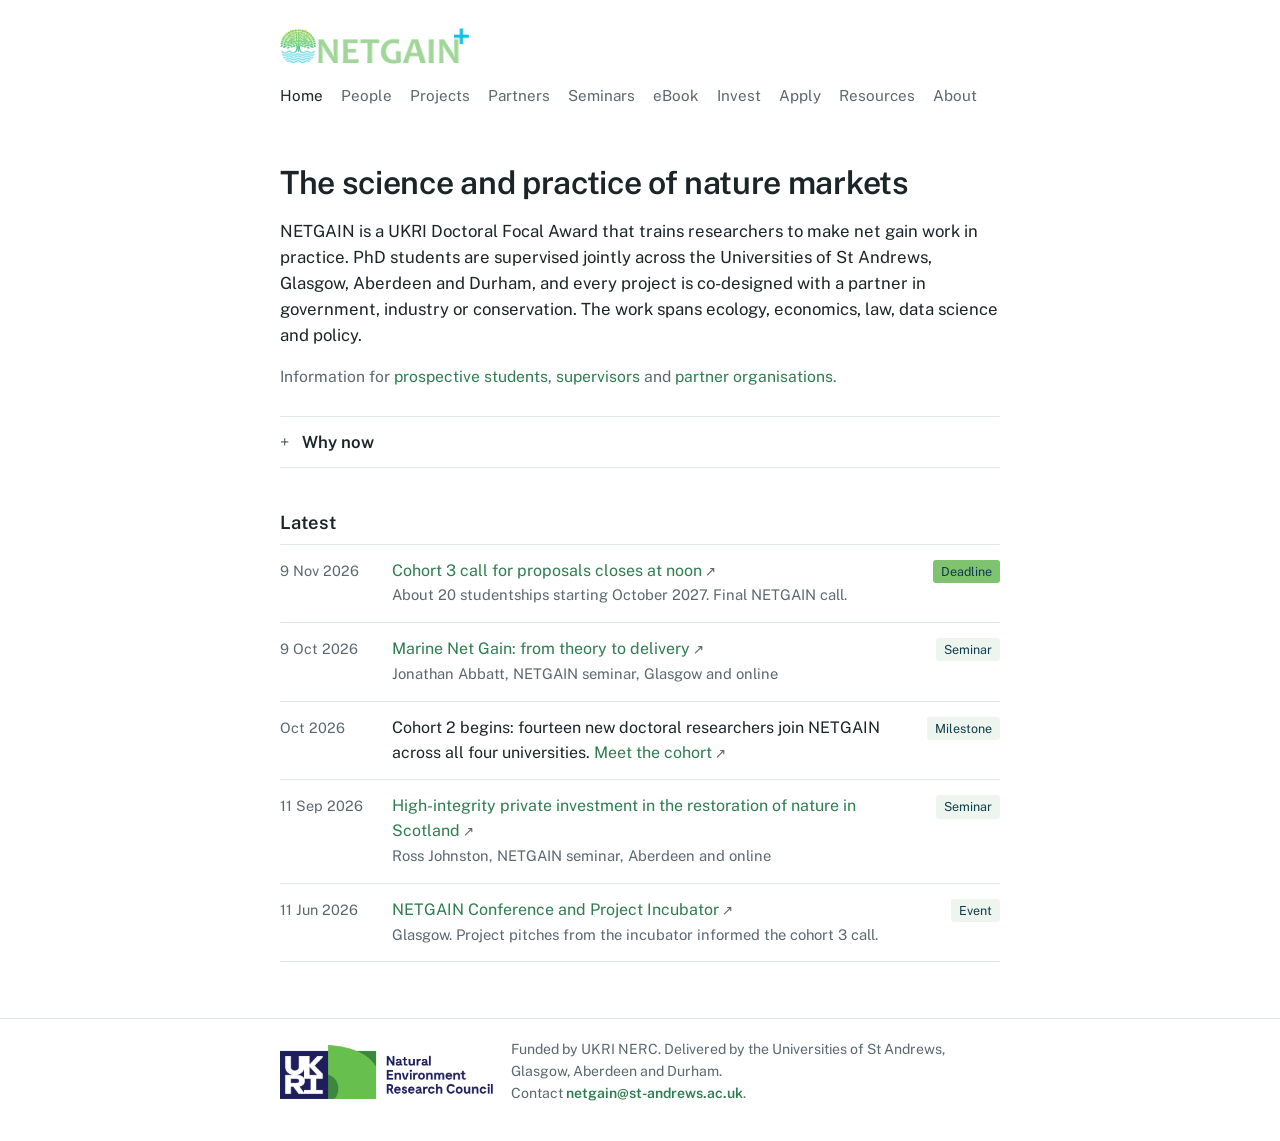
<file: index.html>
<!doctype html>
<html lang="en-GB">
<head>
<meta charset="utf-8">
<meta name="viewport" content="width=device-width, initial-scale=1">
<title>NETGAIN Doctoral Focal Award</title>
<meta name="description" content="NETGAIN is a UKRI Doctoral Focal Award training researchers in the science and practice of nature markets, delivered by the Universities of St Andrews, Glasgow, Aberdeen and Durham.">
<link rel="icon" type="image/png" sizes="64x64" href="assets/brand/favicon.png">
<link rel="icon" type="image/png" sizes="512x512" href="assets/brand/favicon-512.png">
<link rel="apple-touch-icon" href="assets/brand/apple-touch-icon.png">
<link rel="preconnect" href="https://fonts.googleapis.com">
<link rel="preconnect" href="https://fonts.gstatic.com" crossorigin>
<link href="https://fonts.googleapis.com/css2?family=Public+Sans:wght@400;600&display=swap" rel="stylesheet">
<link rel="stylesheet" href="assets/site.css?v=38">
</head>
<body>

<header class="site-header">
  <div class="wrap">
    <a class="brand" href="/" aria-label="NETGAIN home"><img src="assets/brand/logo_wide_transparent.png" alt="NETGAIN"></a>
    <button class="menu-btn" aria-expanded="false" aria-controls="nav" onclick="const n=document.getElementById('nav');const o=n.classList.toggle('open');this.setAttribute('aria-expanded',o);this.textContent=o?'Close':'Menu';this.parentElement.classList.toggle('open',o)">Menu</button>
    <nav class="nav" id="nav" aria-label="Main">
      <a href="/" aria-current="page">Home</a>
      <a href="/people.html">People</a>
      <a href="/projects.html">Projects</a>
      <a href="/partners.html">Partners</a>
      <a href="/seminars.html">Seminars</a>
      <a href="/ebook.html">eBook</a>
      <a href="/invest.html">Invest</a>
      <a href="/apply.html">Apply</a>
      <a href="/resources.html">Resources</a>
      <a href="/about.html">About</a>
    </nav>
  </div>
</header>

<main class="wrap">

  <section class="intro">
    <h1>The science and practice of nature markets</h1>
    <p>NETGAIN is a UKRI Doctoral Focal Award that trains researchers to make net gain work in practice. PhD students are supervised jointly across the Universities of St Andrews, Glasgow, Aberdeen and Durham, and every project is co-designed with a partner in government, industry or conservation. The work spans ecology, economics, law, data science and policy.</p>
    <p class="quiet">Information for <a href="/apply.html#students">prospective students</a>, <a href="/apply.html#supervisors">supervisors</a> and <a href="/invest.html">partner organisations</a>.</p>
  </section>

  <details class="fold">
    <summary>Why now</summary>
    <p>Biodiversity Net Gain is embedded in planning and development policy across the UK nations. Nature markets, from biodiversity credits to habitat banking, are scaling in response, and businesses of every kind face growing obligations to measure, disclose and address their biodiversity impacts and dependencies.</p>
    <p>The IPBES 2026 Business and Biodiversity Assessment identified capacity and knowledge gaps as a primary barrier to action across all sectors. Regulators, developers, consultancies and NGOs report acute shortages of professionals who can integrate ecological, economic and policy expertise, and the evidence base for BNG and market design is still in its infancy. Decisions worth billions of pounds, affecting irreplaceable habitats, are being made without the evidence or workforce they deserve. That is the gap NETGAIN was built to close.</p>
  </details>

  <h2>Latest</h2>
  <ul class="feed">
    <li>
      <time datetime="2026-11-09">9 Nov 2026</time>
      <span class="text"><a href="/apply.html#supervisors">Cohort 3 call for proposals closes at noon</a><br><span class="meta">About 20 studentships starting October 2027. Final NETGAIN call.</span></span>
      <span class="tag call">Deadline</span>
    </li>
    <li>
      <time datetime="2026-10-09">9 Oct 2026</time>
      <span class="text"><a href="/seminars.html">Marine Net Gain: from theory to delivery</a><br><span class="meta">Jonathan Abbatt, NETGAIN seminar, Glasgow and online</span></span>
      <span class="tag">Seminar</span>
    </li>
    <li>
      <time datetime="2026-10">Oct 2026</time>
      <span class="text">Cohort 2 begins: fourteen new doctoral researchers join NETGAIN across all four universities. <a href="/people.html">Meet the cohort</a></span>
      <span class="tag">Milestone</span>
    </li>
    <li>
      <time datetime="2026-09-11">11 Sep 2026</time>
      <span class="text"><a href="/seminars.html">High-integrity private investment in the restoration of nature in Scotland</a><br><span class="meta">Ross Johnston, NETGAIN seminar, Aberdeen and online</span></span>
      <span class="tag">Seminar</span>
    </li>
    <li>
      <time datetime="2026-06-11">11 Jun 2026</time>
      <span class="text"><a href="/invest.html">NETGAIN Conference and Project Incubator</a><br><span class="meta">Glasgow. Project pitches from the incubator informed the cohort 3 call.</span></span>
      <span class="tag">Event</span>
    </li>
  </ul>

</main>

<footer class="site-footer">
  <div class="wrap">
    <span class="funder"><img src="assets/brand/ukri-nerc.png" alt="UKRI Natural Environment Research Council" onerror="this.remove()"><span>Funded by UKRI NERC. Delivered by the Universities of St Andrews, Glasgow, Aberdeen and Durham.<br>Contact <a class="email" href="mailto:netgain@st-andrews.ac.uk">netgain@st-andrews.ac.uk</a>.</span></span>
  </div>
</footer>

</body>
</html>
</file>
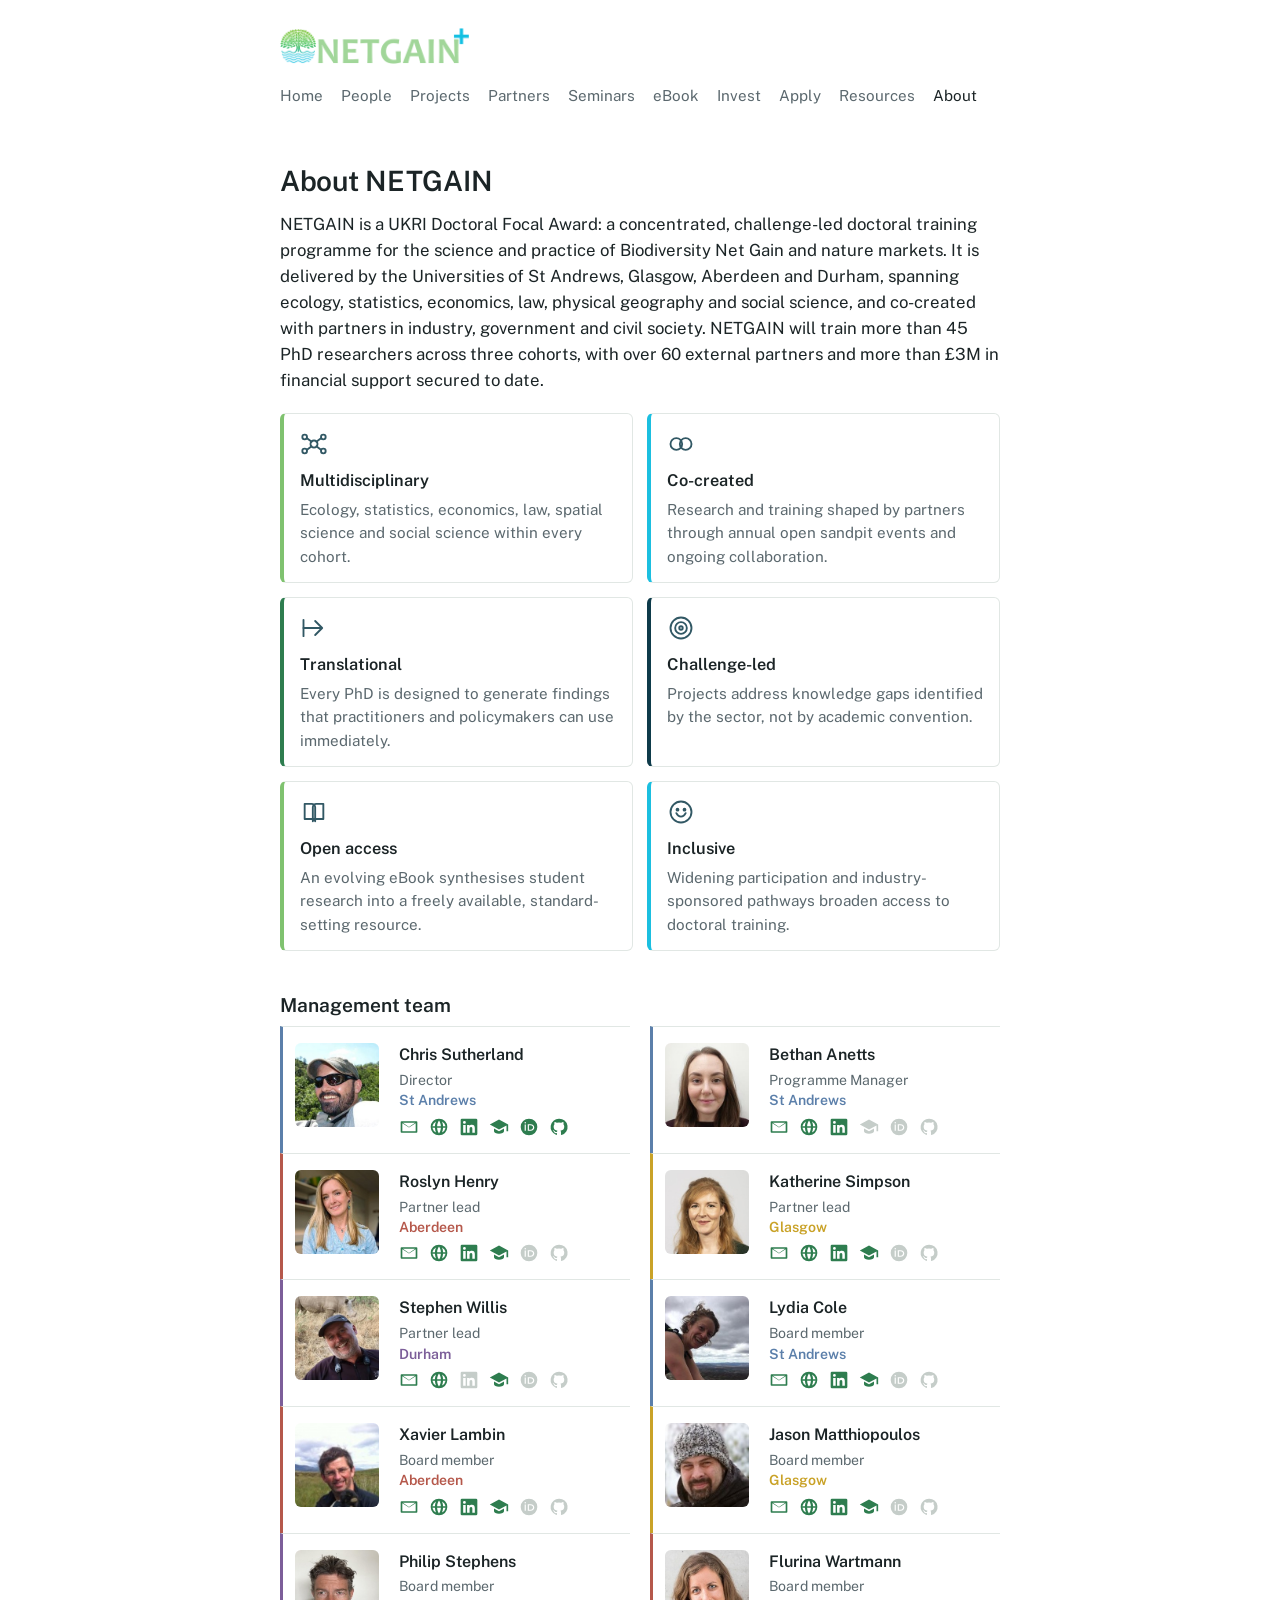
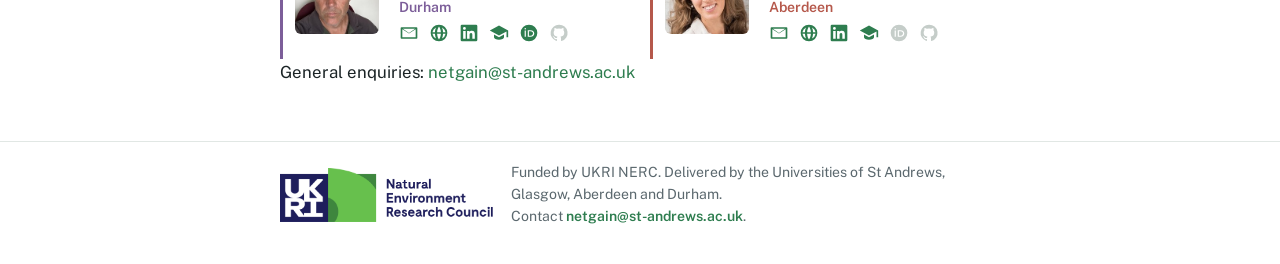
<file: about.html>
<!doctype html>
<html lang="en-GB">
<head>
<meta charset="utf-8">
<meta name="viewport" content="width=device-width, initial-scale=1">
<title>About | NETGAIN</title>
<meta name="description" content="About the NETGAIN Doctoral Focal Award and its management team.">
<link rel="icon" type="image/png" sizes="64x64" href="assets/brand/favicon.png">
<link rel="icon" type="image/png" sizes="512x512" href="assets/brand/favicon-512.png">
<link rel="apple-touch-icon" href="assets/brand/apple-touch-icon.png">
<link rel="preconnect" href="https://fonts.googleapis.com">
<link rel="preconnect" href="https://fonts.gstatic.com" crossorigin>
<link href="https://fonts.googleapis.com/css2?family=Public+Sans:wght@400;600&display=swap" rel="stylesheet">
<link rel="stylesheet" href="assets/site.css?v=38">
</head>
<body>

<header class="site-header">
  <div class="wrap">
    <a class="brand" href="/" aria-label="NETGAIN home"><img src="assets/brand/logo_wide_transparent.png" alt="NETGAIN"></a>
    <button class="menu-btn" aria-expanded="false" aria-controls="nav" onclick="const n=document.getElementById('nav');const o=n.classList.toggle('open');this.setAttribute('aria-expanded',o);this.textContent=o?'Close':'Menu';this.parentElement.classList.toggle('open',o)">Menu</button>
    <nav class="nav" id="nav" aria-label="Main">
      <a href="/">Home</a>
      <a href="/people.html">People</a>
      <a href="/projects.html">Projects</a>
      <a href="/partners.html">Partners</a>
      <a href="/seminars.html">Seminars</a>
      <a href="/ebook.html">eBook</a>
      <a href="/invest.html">Invest</a>
      <a href="/apply.html">Apply</a>
      <a href="/resources.html">Resources</a>
      <a href="/about.html" aria-current="page">About</a>
    </nav>
  </div>
</header>

<main class="wrap prose">

  <section class="intro">
    <h1>About NETGAIN</h1>
    <p>NETGAIN is a UKRI Doctoral Focal Award: a concentrated, challenge-led doctoral training programme for the science and practice of Biodiversity Net Gain and nature markets. It is delivered by the Universities of St Andrews, Glasgow, Aberdeen and Durham, spanning ecology, statistics, economics, law, physical geography and social science, and co-created with partners in industry, government and civil society. NETGAIN will train more than 45 PhD researchers across three cohorts, with over 60 external partners and more than £3M in financial support secured to date.</p>
  </section>

  <ul class="ideas">
    <li class="idea c1"><svg viewBox="0 0 24 24"><circle cx="12" cy="12" r="3"/><circle cx="4" cy="6" r="2"/><circle cx="20" cy="6" r="2"/><circle cx="4" cy="18" r="2"/><circle cx="20" cy="18" r="2"/><path d="M6 7l4 3M18 7l-4 3M6 17l4-3M18 17l-4-3"/></svg><h3>Multidisciplinary</h3><p>Ecology, statistics, economics, law, spatial science and social science within every cohort.</p></li>
    <li class="idea c2"><svg viewBox="0 0 24 24"><circle cx="8" cy="12" r="5"/><circle cx="16" cy="12" r="5"/></svg><h3>Co-created</h3><p>Research and training shaped by partners through annual open sandpit events and ongoing collaboration.</p></li>
    <li class="idea c3"><svg viewBox="0 0 24 24"><path d="M3 12h14M13 6l6 6-6 6"/><path d="M3 5v14"/></svg><h3>Translational</h3><p>Every PhD is designed to generate findings that practitioners and policymakers can use immediately.</p></li>
    <li class="idea c4"><svg viewBox="0 0 24 24"><circle cx="12" cy="12" r="9"/><circle cx="12" cy="12" r="5"/><circle cx="12" cy="12" r="1.5"/></svg><h3>Challenge-led</h3><p>Projects address knowledge gaps identified by the sector, not by academic convention.</p></li>
    <li class="idea c1"><svg viewBox="0 0 24 24"><path d="M4 5h6a3 3 0 0 1 3 3v12a2 2 0 0 0-2-2H4z"/><path d="M20 5h-6a3 3 0 0 0-3 3v12a2 2 0 0 1 2-2h7z"/></svg><h3>Open access</h3><p>An evolving eBook synthesises student research into a freely available, standard-setting resource.</p></li>
    <li class="idea c2"><svg viewBox="0 0 24 24"><circle cx="12" cy="12" r="9"/><path d="M8 13c1 2 2.5 3 4 3s3-1 4-3"/><circle cx="9" cy="10" r=".8"/><circle cx="15" cy="10" r=".8"/></svg><h3>Inclusive</h3><p>Widening participation and industry-sponsored pathways broaden access to doctoral training.</p></li>
  </ul>


  <h2>Management team</h2>
  <ul class="people" id="team-list"></ul>
  <p class="quiet">General enquiries: <a href="mailto:netgain@st-andrews.ac.uk">netgain@st-andrews.ac.uk</a></p>

</main>

<footer class="site-footer">
  <div class="wrap">
    <span class="funder"><img src="assets/brand/ukri-nerc.png" alt="UKRI Natural Environment Research Council" onerror="this.remove()"><span>Funded by UKRI NERC. Delivered by the Universities of St Andrews, Glasgow, Aberdeen and Durham.<br>Contact <a class="email" href="mailto:netgain@st-andrews.ac.uk">netgain@st-andrews.ac.uk</a>.</span></span>
  </div>
</footer>

<script src="assets/common.js?v=39"></script>
<script src="assets/team.js?v=39"></script>
</body>
</html>
</file>
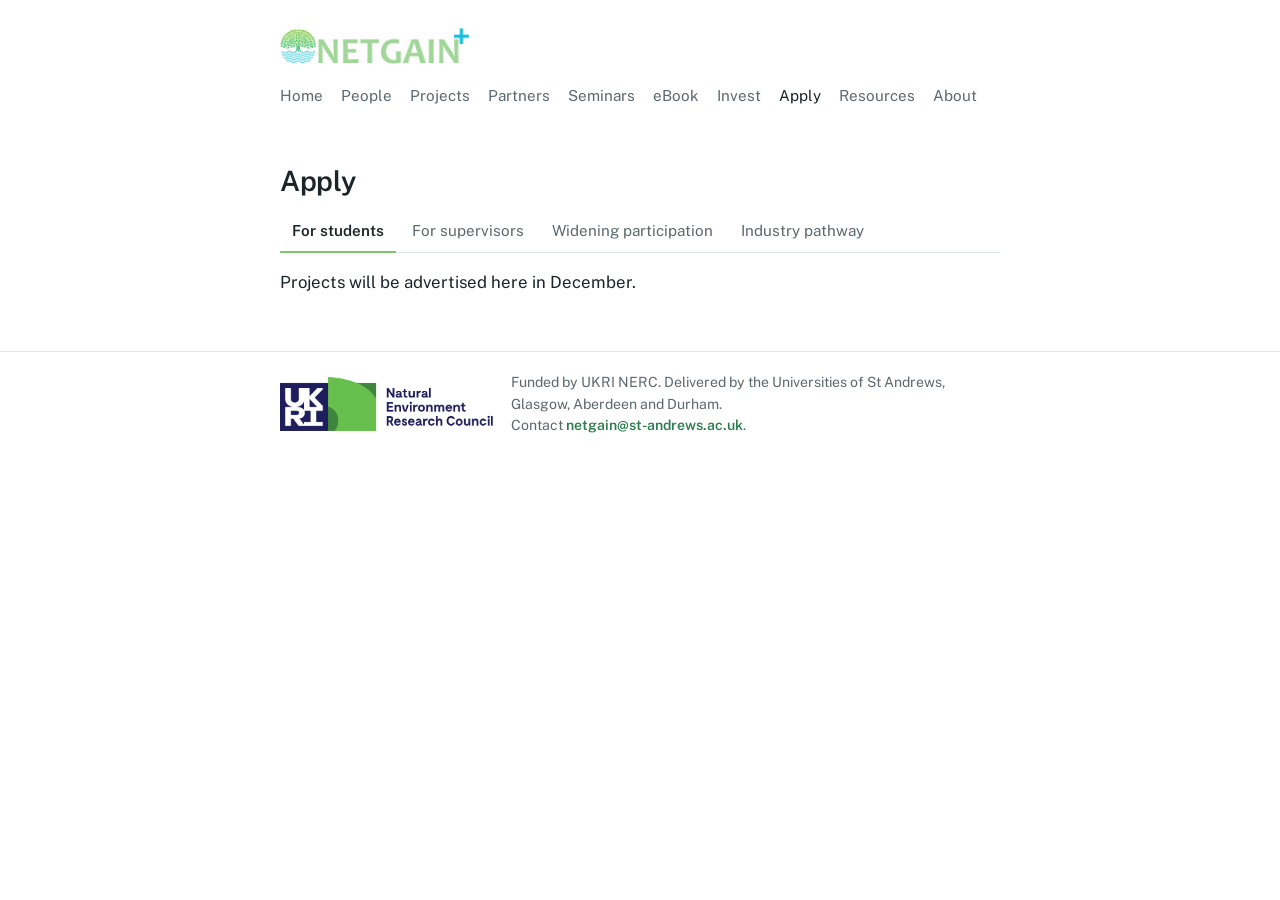
<file: apply.html>
<!doctype html>
<html lang="en-GB">
<head>
<meta charset="utf-8">
<meta name="viewport" content="width=device-width, initial-scale=1">
<title>Apply | NETGAIN</title>
<meta name="description" content="How to apply for a NETGAIN PhD studentship, and how supervisory teams propose projects.">
<link rel="icon" type="image/png" sizes="64x64" href="assets/brand/favicon.png">
<link rel="icon" type="image/png" sizes="512x512" href="assets/brand/favicon-512.png">
<link rel="apple-touch-icon" href="assets/brand/apple-touch-icon.png">
<link rel="preconnect" href="https://fonts.googleapis.com">
<link rel="preconnect" href="https://fonts.gstatic.com" crossorigin>
<link href="https://fonts.googleapis.com/css2?family=Public+Sans:wght@400;600&display=swap" rel="stylesheet">
<link rel="stylesheet" href="assets/site.css?v=38">
</head>
<body>

<header class="site-header">
  <div class="wrap">
    <a class="brand" href="/" aria-label="NETGAIN home"><img src="assets/brand/logo_wide_transparent.png" alt="NETGAIN"></a>
    <button class="menu-btn" aria-expanded="false" aria-controls="nav" onclick="const n=document.getElementById('nav');const o=n.classList.toggle('open');this.setAttribute('aria-expanded',o);this.textContent=o?'Close':'Menu';this.parentElement.classList.toggle('open',o)">Menu</button>
    <nav class="nav" id="nav" aria-label="Main">
      <a href="/">Home</a>
      <a href="/people.html">People</a>
      <a href="/projects.html">Projects</a>
      <a href="/partners.html">Partners</a>
      <a href="/seminars.html">Seminars</a>
      <a href="/ebook.html">eBook</a>
      <a href="/invest.html">Invest</a>
      <a href="/apply.html" aria-current="page">Apply</a>
      <a href="/resources.html">Resources</a>
      <a href="/about.html">About</a>
    </nav>
  </div>
</header>

<main class="wrap prose">
  <section class="intro">
    <h1>Apply</h1>
  </section>

  <div class="tabs" role="tablist" aria-label="Who are you">
    <button class="tab" role="tab" data-tab="students" aria-selected="true" aria-controls="panel-students">For students</button>
    <button class="tab" role="tab" data-tab="supervisors" aria-selected="false" aria-controls="panel-supervisors">For supervisors</button>
    <button class="tab" role="tab" data-tab="widening" aria-selected="false" aria-controls="panel-widening">Widening participation</button>
    <button class="tab" role="tab" data-tab="industry" aria-selected="false" aria-controls="panel-industry">Industry pathway</button>
  </div>

  <section id="panel-students" class="panel" role="tabpanel">
    <p>Projects will be advertised here in December.</p>
  </section>

  <section id="panel-supervisors" class="panel" role="tabpanel" hidden>
    <h2>Call for proposals: cohort 3</h2>
    <p>This is the third and final NETGAIN call for PhD project proposals. We expect to fund about 20 studentships across St Andrews, Glasgow, Aberdeen and Durham, starting in academic year 2027/28.</p>

    <ul class="options">
      <li>
        <h2>Key dates</h2>
        <p><b>Proposal deadline:</b> Monday 9 November 2026, 12:00 noon UK time<br><b>Outcomes:</b> week beginning Monday 30 November 2026</p>
        <p><a class="btn" href="https://standrews.eu.qualtrics.com/jfe/form/SV_bwrkC7r5XbzA6Q6">Submit a proposal</a></p>
        <a class="option-link" href="https://netgain.wp.st-andrews.ac.uk/files/2026/08/NETGAIN-Project-Proposal-Template-2027.docx">Download the proposal template (.docx) to draft your answers</a>
      </li>
    </ul>

    <h3>Supervisory team</h3>
    <p>Proposals come from a team of three to five supervisors, which must include:</p>
    <ul class="plain">
      <li>academics from at least two of the four partner universities</li>
      <li>one named individual from an external partner organisation</li>
      <li>one academic with demonstrated expertise in ecology or environmental science</li>
      <li>one academic with demonstrated expertise in another NETGAIN-relevant discipline</li>
    </ul>

    <h3>What to submit</h3>
    <dl class="defs">
      <dt>Project summary (up to 400 words)</dt><dd>Explicitly defined objectives and scope.</dd>
      <dt>Relevance statement (up to 300 words)</dt><dd>How the project fits the NETGAIN vision.</dd>
      <dt>Interdisciplinarity and co-creation (up to 300 words)</dt><dd>The project's collaborative aspects and what each supervisor contributes.</dd>
    </dl>
    <p>Proposals are submitted through the <a href="https://standrews.eu.qualtrics.com/jfe/form/SV_bwrkC7r5XbzA6Q6">online submission form</a>. The Word template is there to help you draft your answers before submitting. Questions to <a href="mailto:netgain@st-andrews.ac.uk?subject=NETGAIN%20cohort%203%20proposal">netgain@st-andrews.ac.uk</a>.</p>

    <h3>Documents</h3>
    <ul class="plain">
      <li><a href="https://netgain.wp.st-andrews.ac.uk/files/2026/08/NETGAIN-call-for-proposals-AY-27-28-1.pdf">Full call for proposals (PDF)</a></li>
      <li><a href="https://netgain.wp.st-andrews.ac.uk/files/2026/08/NETGAIN-Project-Proposal-Template-2027.docx">Proposal template (.docx)</a></li>
      <li><a href="https://netgain.wp.st-andrews.ac.uk/files/2026/08/Project-Pitches.pdf">Project pitches from the June 2026 incubator (PDF)</a></li>
      <li><a href="https://www.dropbox.com/scl/fi/ogt21n4hrdr1pbmf4bhfl/NETGAIN-full-proposal.pdf?rlkey=3z7xfbu92cty58jv1sna1sh0m&dl=1">The successful NETGAIN award proposal (PDF)</a></li>
      <li><a href="/projects.html">Current projects</a>, for a sense of scope and style</li>
    </ul>

    <details class="fold">
      <summary>Information webinar</summary>
      <p>A recording of the information webinar is available. It was made for an earlier round, so where dates differ the ones on this page take precedence.</p>
      <p><a href="https://www.dropbox.com/scl/fi/0pedqwivbtg5940edx4u0/2026-call-infowebinar-clip.mp4?rlkey=ntg4tlxu4cb28jfxe2kiw3w4t&raw=1">Watch the webinar clip</a></p>
    </details>
  </section>
  <section id="panel-widening" class="panel" role="tabpanel" hidden>
    <h2>Widening participation pathway</h2>
    <p>This pathway exists to address historical inequalities and make NETGAIN and its partner universities more inclusive. It targets barriers that limit competitiveness because of unequal access to opportunity, not differences in ability. Our aim is for 30% of NETGAIN students to be recruited through it.</p>

    <h3>Who is eligible</h3>
    <ul class="plain">
      <li>You are eligible for a Home award under <a href="https://www.ukri.org/what-we-do/developing-people-and-skills/find-studentships-and-doctoral-training/get-a-studentship-to-fund-your-doctorate/eligibility-for-studentship-funding/">UKRI rules</a>. The scheme is not open to international applicants.</li>
      <li>You identify as BAME, and/or your childhood (under 18) or school postcode in the UK falls in <a href="https://www.officeforstudents.org.uk/data-and-analysis/young-participation-by-area/young-participation-by-postcode/">POLAR4 quintile 1 or 2</a>.</li>
      <li>You meet the standard entry requirements for a PhD: normally an undergraduate degree, with a master's degree desirable.</li>
    </ul>

    <h3>How it works</h3>
    <p>This is an open call for expressions of interest from prospective students and from supervisors. The NETGAIN team works with you to develop a project across the network, including introductions to supervisors at partner universities and to external organisations. Projects must show the same scientific rigour, interdisciplinarity and co-creation as every NETGAIN PhD, but candidates are assessed through a separate pathway rather than the standard competition, and eligible applicants are invited to an interview preparation webinar.</p>

    <ul class="options">
      <li>
        <h2>Express an interest</h2>
        <p>Complete a short form and a member of the team will contact you to discuss your application.</p>
        <a class="option-link" href="https://standrews.eu.qualtrics.com/jfe/form/SV_6hDZk1ueoEA6EfQ">Open the expression of interest form</a>
      </li>
    </ul>
  </section>

  <section id="panel-industry" class="panel" role="tabpanel" hidden>
    <h2>Industry-sponsored pathway</h2>
    <p>For professionals already working in a relevant sector who want to undertake a doctorate without leaving their job. A sponsoring employer funds the studentship in full or in part, the candidate stays in employment throughout, and the research is co-designed by the candidate, the employer and academic supervisors so that it is both rigorous and relevant to the organisation's priorities.</p>

    <h3>Who is eligible</h3>
    <ul class="plain">
      <li>You are eligible for a Home award under <a href="https://www.ukri.org/what-we-do/developing-people-and-skills/find-studentships-and-doctoral-training/get-a-studentship-to-fund-your-doctorate/eligibility-for-studentship-funding/">UKRI rules</a>. The scheme is not open to international applicants.</li>
      <li>You meet the standard entry requirements for a PhD: normally an undergraduate degree, with a master's degree desirable.</li>
      <li>Your employer is willing to sponsor the studentship and to take part in supervision.</li>
    </ul>

    <h3>How it works</h3>
    <p>Study can be part-time, at a minimum of 0.5 FTE, to fit around work. Students are co-supervised by academic and industry staff and are embedded in the NETGAIN training and research environment alongside the rest of their cohort. Employers interested in sponsoring a studentship can also read about <a href="/invest.html">directly funded research</a>.</p>

    <ul class="options">
      <li>
        <h2>Start a conversation</h2>
        <p>Tell us about yourself, your organisation and the questions you would like to work on.</p>
        <a class="option-link" href="mailto:netgain@st-andrews.ac.uk?subject=NETGAIN%20industry-sponsored%20pathway">Email us to find out more</a>
      </li>
    </ul>
  </section>
</main>

<footer class="site-footer">
  <div class="wrap">
    <span class="funder"><img src="assets/brand/ukri-nerc.png" alt="UKRI Natural Environment Research Council" onerror="this.remove()"><span>Funded by UKRI NERC. Delivered by the Universities of St Andrews, Glasgow, Aberdeen and Durham.<br>Contact <a class="email" href="mailto:netgain@st-andrews.ac.uk">netgain@st-andrews.ac.uk</a>.</span></span>
  </div>
</footer>

<script>
(function () {
  const tabs = document.querySelectorAll(".tab");
  function show(name) {
    tabs.forEach(t => {
      const on = t.dataset.tab === name;
      t.setAttribute("aria-selected", on);
      document.getElementById("panel-" + t.dataset.tab).hidden = !on;
    });
  }
  tabs.forEach(t => t.addEventListener("click", () => { show(t.dataset.tab); history.replaceState(null, "", "#" + t.dataset.tab); }));
  const h = location.hash.replace("#", "");
  if (["students","supervisors","widening","industry"].includes(h)) show(h);
})();
</script>
</body>
</html>
</file>
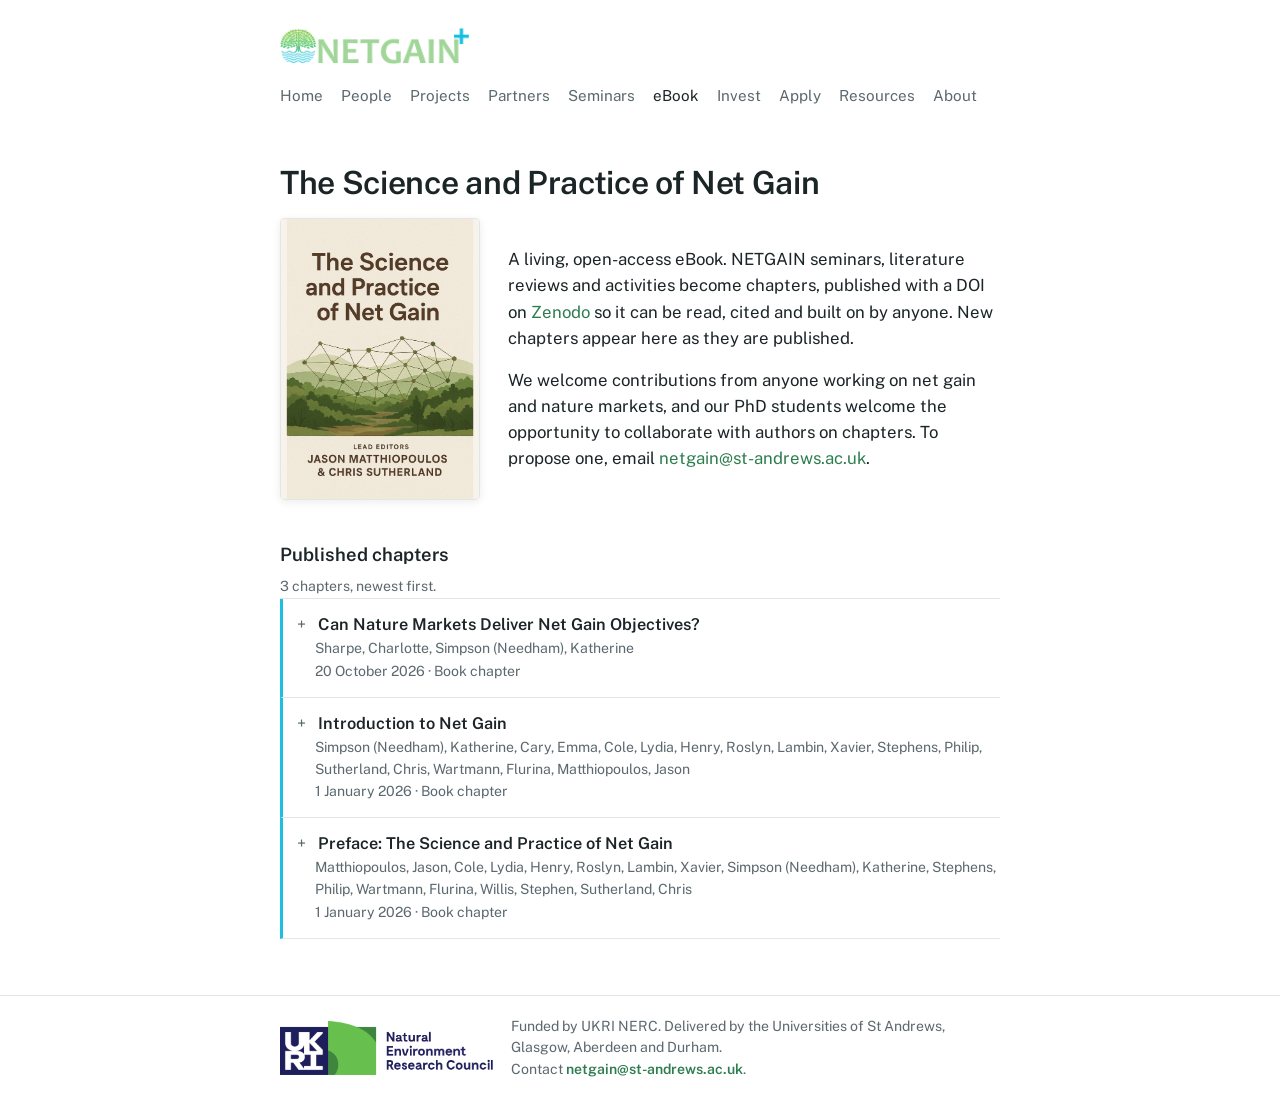
<file: ebook.html>
<!doctype html>
<html lang="en-GB">
<head>
<meta charset="utf-8">
<meta name="viewport" content="width=device-width, initial-scale=1">
<title>eBook | NETGAIN</title>
<meta name="description" content="The Science and Practice of Net Gain: a living, open-access eBook from the NETGAIN Doctoral Focal Award.">
<link rel="icon" type="image/png" sizes="64x64" href="assets/brand/favicon.png">
<link rel="icon" type="image/png" sizes="512x512" href="assets/brand/favicon-512.png">
<link rel="apple-touch-icon" href="assets/brand/apple-touch-icon.png">
<link rel="preconnect" href="https://fonts.googleapis.com">
<link rel="preconnect" href="https://fonts.gstatic.com" crossorigin>
<link href="https://fonts.googleapis.com/css2?family=Public+Sans:wght@400;600&display=swap" rel="stylesheet">
<link rel="stylesheet" href="assets/site.css?v=38">
</head>
<body>

<header class="site-header">
  <div class="wrap">
    <a class="brand" href="/" aria-label="NETGAIN home"><img src="assets/brand/logo_wide_transparent.png" alt="NETGAIN"></a>
    <button class="menu-btn" aria-expanded="false" aria-controls="nav" onclick="const n=document.getElementById('nav');const o=n.classList.toggle('open');this.setAttribute('aria-expanded',o);this.textContent=o?'Close':'Menu';this.parentElement.classList.toggle('open',o)">Menu</button>
    <nav class="nav" id="nav" aria-label="Main">
      <a href="/">Home</a>
      <a href="/people.html">People</a>
      <a href="/projects.html">Projects</a>
      <a href="/partners.html">Partners</a>
      <a href="/seminars.html">Seminars</a>
      <a href="/ebook.html" aria-current="page">eBook</a>
      <a href="/invest.html">Invest</a>
      <a href="/apply.html">Apply</a>
      <a href="/resources.html">Resources</a>
      <a href="/about.html">About</a>
    </nav>
  </div>
</header>

<main class="wrap">
  <section class="intro">
    <h1>The Science and Practice of Net Gain</h1>
    <div class="cover-intro">
      <a class="cover" href="https://zenodo.org/communities/netgainebook/records?sort=newest"><img src="assets/brand/ebook-cover.jpg" alt="Front cover of The Science and Practice of Net Gain" onerror="this.parentElement.remove()"></a>
      <div>
        <p>A living, open-access eBook. NETGAIN seminars, literature reviews and activities become chapters, published with a DOI on <a href="https://zenodo.org/communities/netgainebook/records?sort=newest">Zenodo</a> so it can be read, cited and built on by anyone. New chapters appear here as they are published.</p>
        <p>We welcome contributions from anyone working on net gain and nature markets, and our PhD students welcome the opportunity to collaborate with authors on chapters. To propose one, email <a href="mailto:netgain@st-andrews.ac.uk?subject=NETGAIN%20eBook%20contribution">netgain@st-andrews.ac.uk</a>.</p>
      </div>
    </div>
  </section>

  <h2>Published chapters</h2>

  <p class="count" id="ebook-status">Loading chapters from Zenodo.</p>
  <ul class="projects-list" id="ebook-list"></ul>
</main>

<footer class="site-footer">
  <div class="wrap">
    <span class="funder"><img src="assets/brand/ukri-nerc.png" alt="UKRI Natural Environment Research Council" onerror="this.remove()"><span>Funded by UKRI NERC. Delivered by the Universities of St Andrews, Glasgow, Aberdeen and Durham.<br>Contact <a class="email" href="mailto:netgain@st-andrews.ac.uk">netgain@st-andrews.ac.uk</a>.</span></span>
  </div>
</footer>

<script src="assets/common.js?v=39"></script>
<script src="assets/ebook.js?v=39"></script>
</body>
</html>
</file>
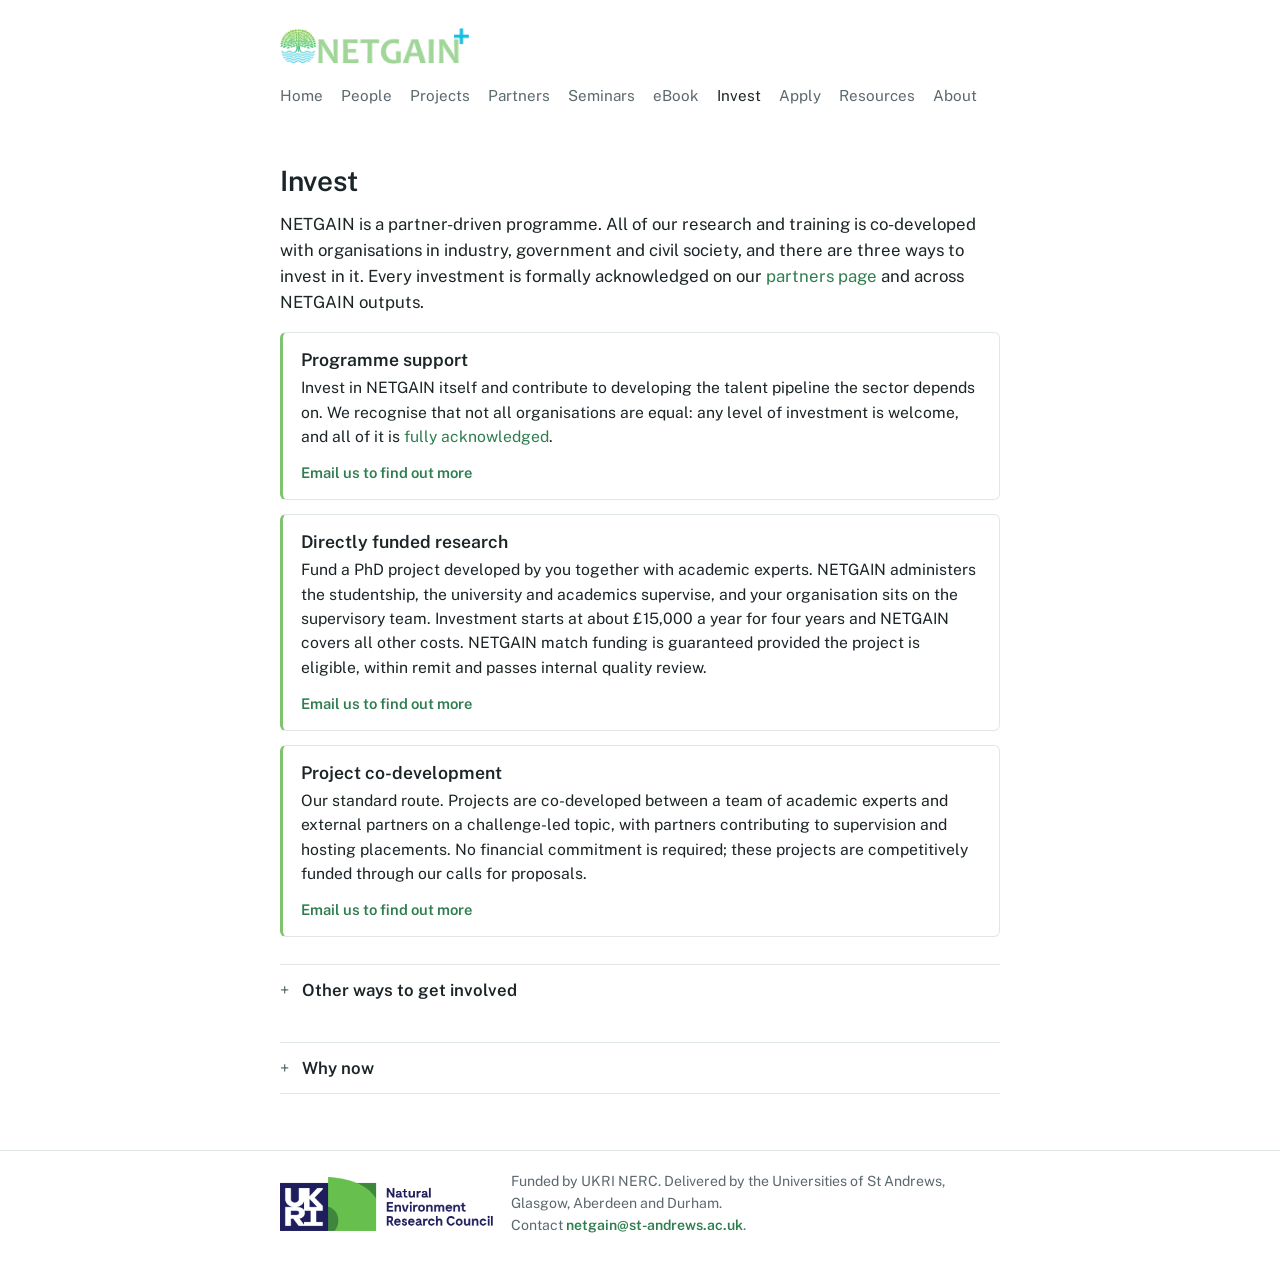
<file: invest.html>
<!doctype html>
<html lang="en-GB">
<head>
<meta charset="utf-8">
<meta name="viewport" content="width=device-width, initial-scale=1">
<title>Invest | NETGAIN</title>
<meta name="description" content="Ways for organisations to invest in NETGAIN, the UK's doctoral training programme for the science and practice of nature markets.">
<link rel="icon" type="image/png" sizes="64x64" href="assets/brand/favicon.png">
<link rel="icon" type="image/png" sizes="512x512" href="assets/brand/favicon-512.png">
<link rel="apple-touch-icon" href="assets/brand/apple-touch-icon.png">
<link rel="preconnect" href="https://fonts.googleapis.com">
<link rel="preconnect" href="https://fonts.gstatic.com" crossorigin>
<link href="https://fonts.googleapis.com/css2?family=Public+Sans:wght@400;600&display=swap" rel="stylesheet">
<link rel="stylesheet" href="assets/site.css?v=38">
</head>
<body>

<header class="site-header">
  <div class="wrap">
    <a class="brand" href="/" aria-label="NETGAIN home"><img src="assets/brand/logo_wide_transparent.png" alt="NETGAIN"></a>
    <button class="menu-btn" aria-expanded="false" aria-controls="nav" onclick="const n=document.getElementById('nav');const o=n.classList.toggle('open');this.setAttribute('aria-expanded',o);this.textContent=o?'Close':'Menu';this.parentElement.classList.toggle('open',o)">Menu</button>
    <nav class="nav" id="nav" aria-label="Main">
      <a href="/">Home</a>
      <a href="/people.html">People</a>
      <a href="/projects.html">Projects</a>
      <a href="/partners.html">Partners</a>
      <a href="/seminars.html">Seminars</a>
      <a href="/ebook.html">eBook</a>
      <a href="/invest.html" aria-current="page">Invest</a>
      <a href="/apply.html">Apply</a>
      <a href="/resources.html">Resources</a>
      <a href="/about.html">About</a>
    </nav>
  </div>
</header>

<main class="wrap prose">

  <section class="intro">
    <h1>Invest</h1>
    <p>NETGAIN is a partner-driven programme. All of our research and training is co-developed with organisations in industry, government and civil society, and there are three ways to invest in it. Every investment is formally acknowledged on our <a href="/partners.html">partners page</a> and across NETGAIN outputs.</p>
  </section>

  <ul class="options">
    <li>
      <h2>Programme support</h2>
      <p>Invest in NETGAIN itself and contribute to developing the talent pipeline the sector depends on. We recognise that not all organisations are equal: any level of investment is welcome, and all of it is <a href="/partners.html">fully acknowledged</a>.</p>
      <a class="option-link" href="mailto:netgain@st-andrews.ac.uk?subject=NETGAIN%20programme%20support">Email us to find out more</a>
    </li>
    <li>
      <h2>Directly funded research</h2>
      <p>Fund a PhD project developed by you together with academic experts. NETGAIN administers the studentship, the university and academics supervise, and your organisation sits on the supervisory team. Investment starts at about £15,000 a year for four years and NETGAIN covers all other costs. NETGAIN match funding is guaranteed provided the project is eligible, within remit and passes internal quality review.</p>
      <a class="option-link" href="mailto:netgain@st-andrews.ac.uk?subject=NETGAIN%20directly%20funded%20research">Email us to find out more</a>
    </li>
    <li>
      <h2>Project co-development</h2>
      <p>Our standard route. Projects are co-developed between a team of academic experts and external partners on a challenge-led topic, with partners contributing to supervision and hosting placements. No financial commitment is required; these projects are competitively funded through our calls for proposals.</p>
      <a class="option-link" href="mailto:netgain@st-andrews.ac.uk?subject=NETGAIN%20project%20co-development">Email us to find out more</a>
    </li>
  </ul>

  <details class="fold">
    <summary>Other ways to get involved</summary>
    <dl class="defs">
      <dt>Training and networking event</dt><dd>Host or co-deliver a training session that exposes the cohort to real-world challenges, tools and sector perspectives.</dd>
      <dt>NETGAIN seminar</dt><dd>Share your organisation's expertise, challenges or innovations in nature markets with our research community.</dd>
      <dt>Experience internship, one month</dt><dd>Host a NETGAIN researcher for a short supervised placement. A low-commitment way to trial talent and co-generate insights.</dd>
      <dt>Embedded internship, three to six months</dt><dd>A paid, task-focused placement that integrates a researcher into your organisation, co-producing directly applicable outputs.</dd>
      <dt>Industry-sponsored PhD</dt><dd>If someone in your team is ready for a doctorate, our <a href="/apply.html#industry">industry-sponsored pathway</a> enables professionals to undertake a PhD part-time.</dd>
    </dl>
  </details>

  <details class="fold">
    <summary>Why now</summary>
    <p>Biodiversity Net Gain is embedded in planning and development policy across the UK nations. Nature markets, from biodiversity credits to habitat banking, are scaling in response, and businesses of every kind face growing obligations to measure, disclose and address their biodiversity impacts and dependencies.</p>
    <p>The IPBES 2026 Business and Biodiversity Assessment identified capacity and knowledge gaps as a primary barrier to action across all sectors. Regulators, developers, consultancies and NGOs report acute shortages of professionals who can integrate ecological, economic and policy expertise, and the evidence base for BNG and market design is still in its infancy. Decisions worth billions of pounds, affecting irreplaceable habitats, are being made without the evidence or workforce they deserve. That is the gap NETGAIN was built to close.</p>
  </details>


</main>

<footer class="site-footer">
  <div class="wrap">
    <span class="funder"><img src="assets/brand/ukri-nerc.png" alt="UKRI Natural Environment Research Council" onerror="this.remove()"><span>Funded by UKRI NERC. Delivered by the Universities of St Andrews, Glasgow, Aberdeen and Durham.<br>Contact <a class="email" href="mailto:netgain@st-andrews.ac.uk">netgain@st-andrews.ac.uk</a>.</span></span>
  </div>
</footer>

</body>
</html>
</file>
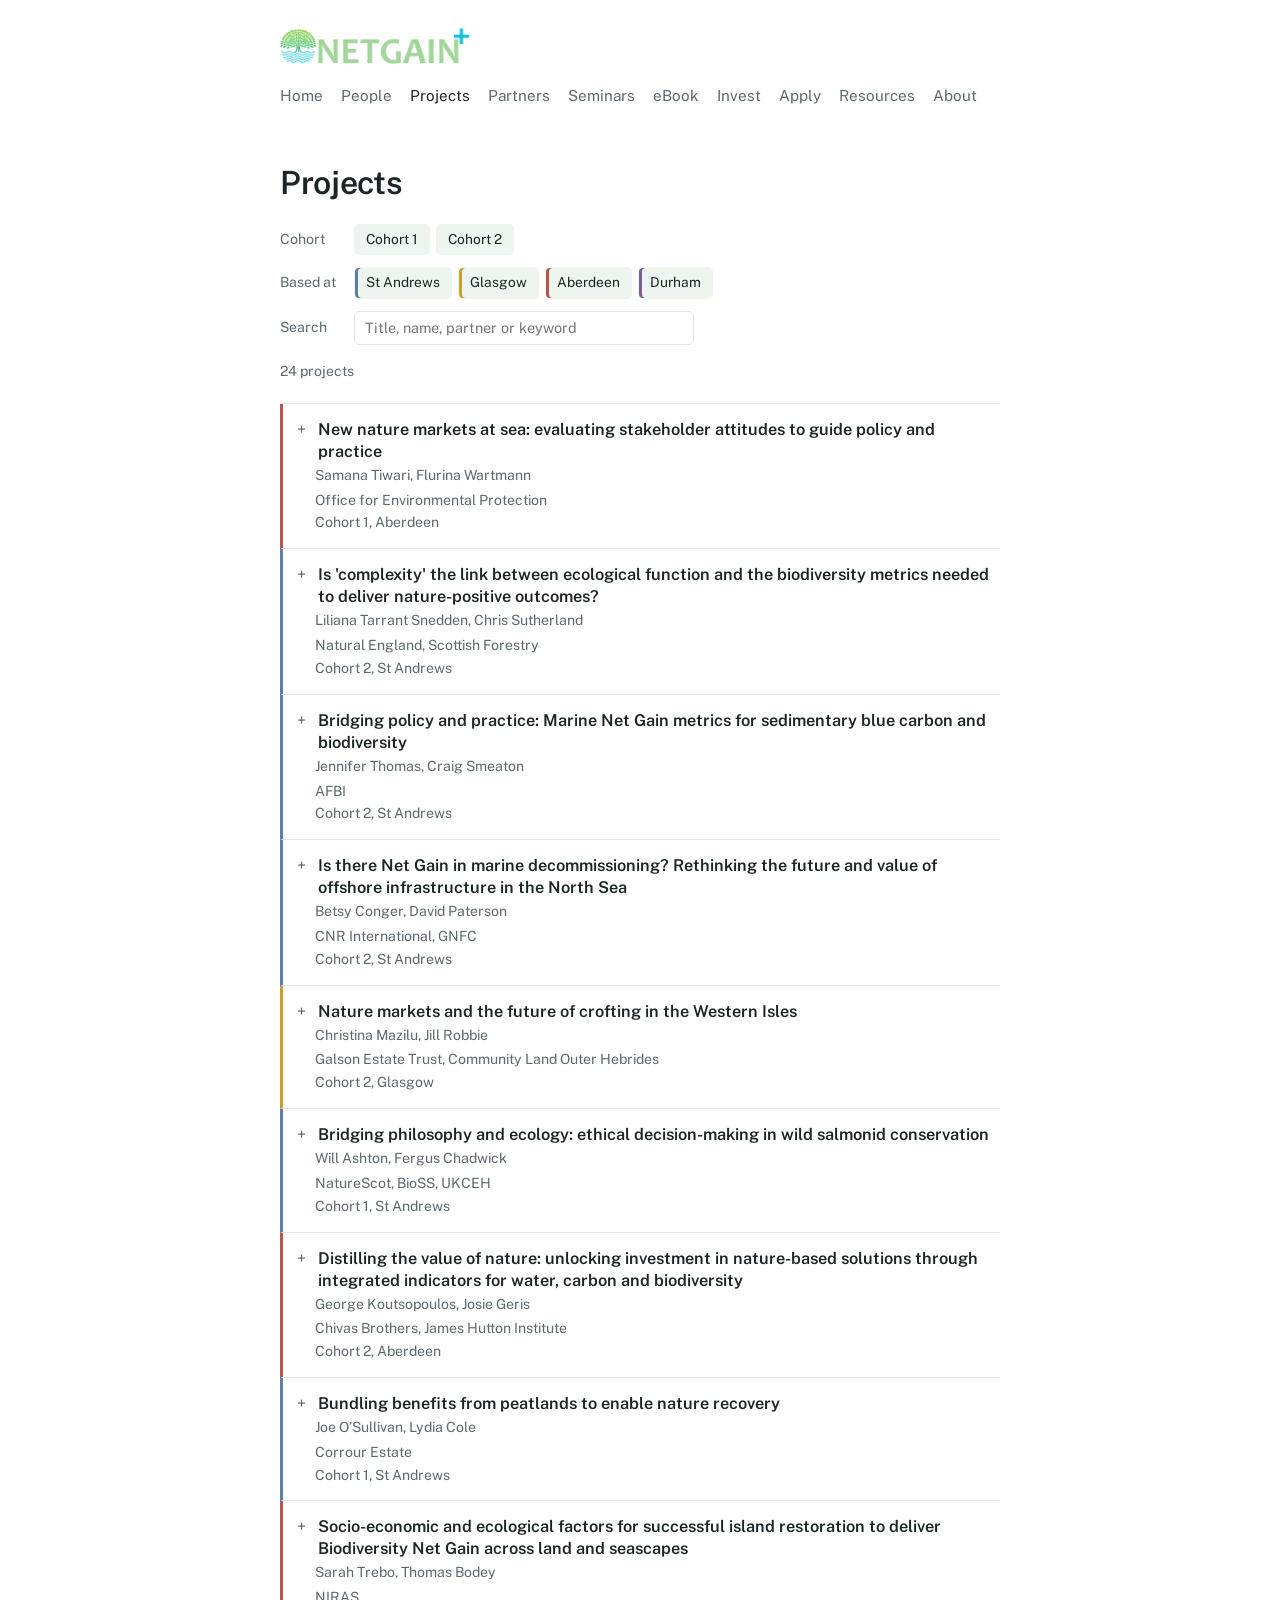
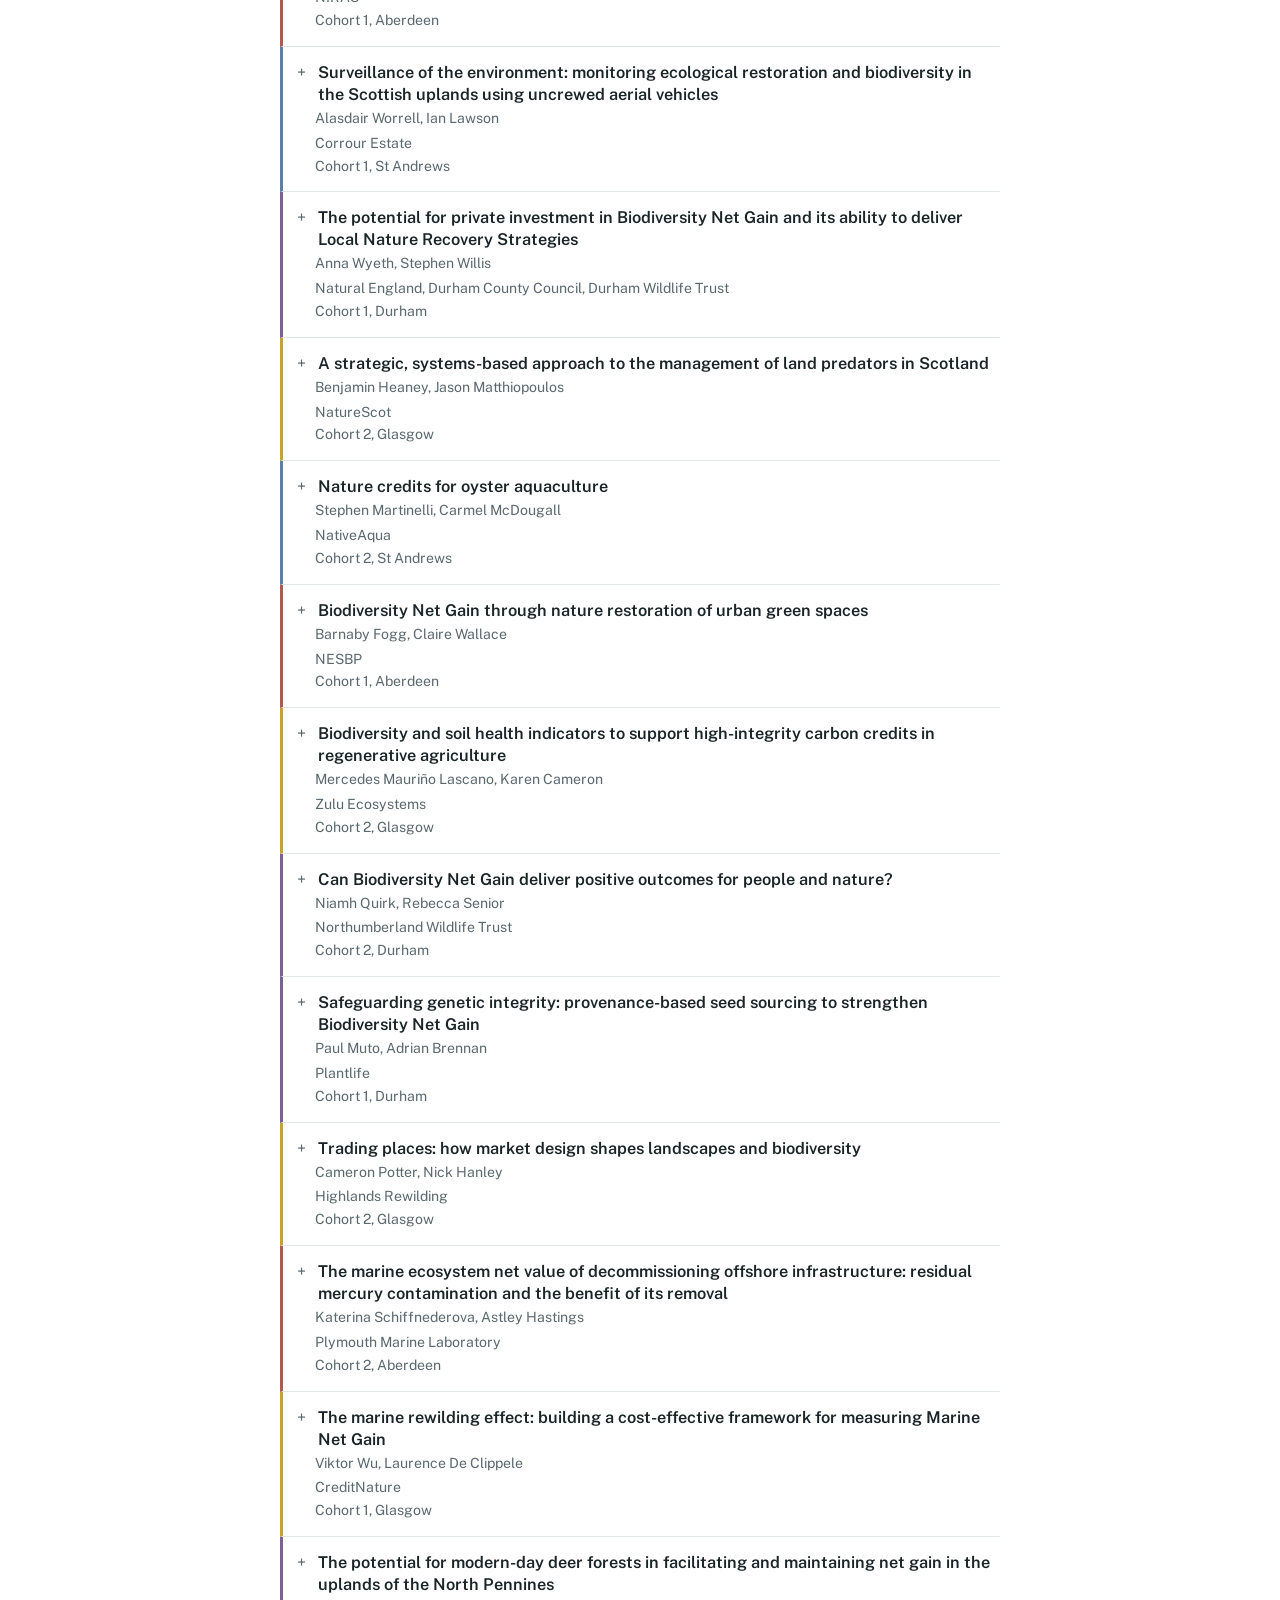
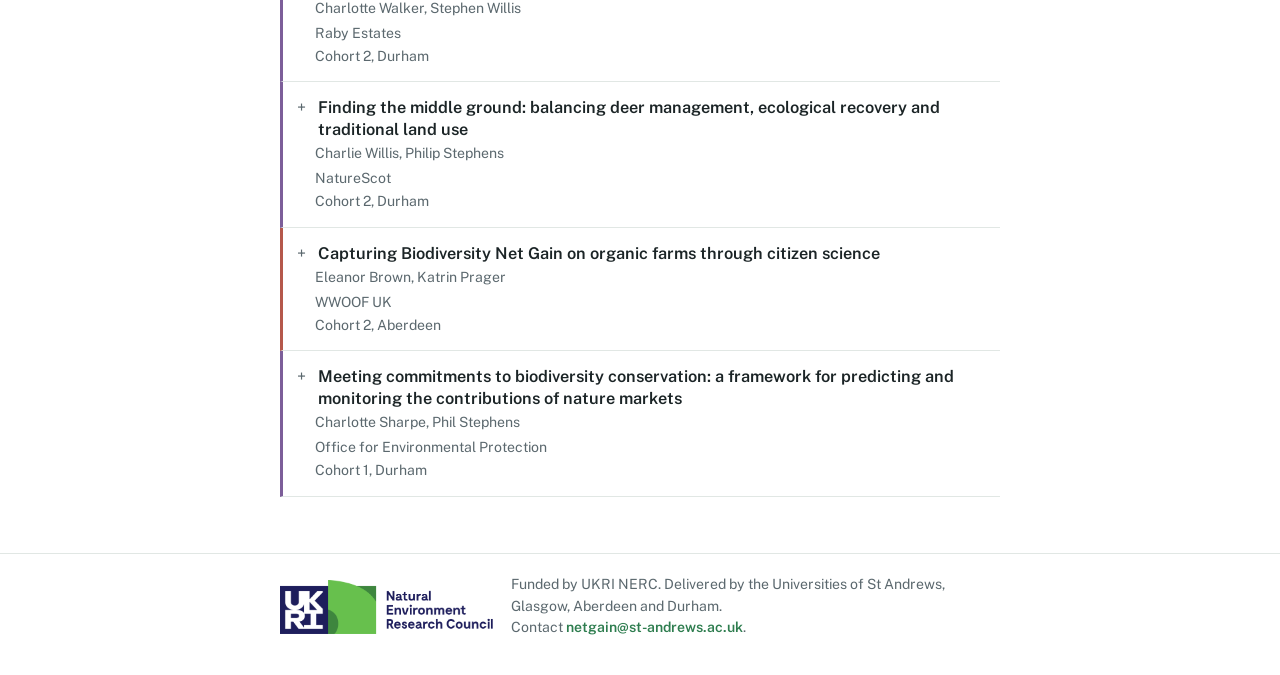
<file: projects.html>
<!doctype html>
<html lang="en-GB">
<head>
<meta charset="utf-8">
<meta name="viewport" content="width=device-width, initial-scale=1">
<title>Projects | NETGAIN</title>
<meta name="description" content="PhD projects in the NETGAIN Doctoral Focal Award on the science and practice of nature markets.">
<link rel="icon" type="image/png" sizes="64x64" href="assets/brand/favicon.png">
<link rel="icon" type="image/png" sizes="512x512" href="assets/brand/favicon-512.png">
<link rel="apple-touch-icon" href="assets/brand/apple-touch-icon.png">
<link rel="preconnect" href="https://fonts.googleapis.com">
<link rel="preconnect" href="https://fonts.gstatic.com" crossorigin>
<link href="https://fonts.googleapis.com/css2?family=Public+Sans:wght@400;600&display=swap" rel="stylesheet">
<link rel="stylesheet" href="assets/site.css?v=38">
</head>
<body>

<header class="site-header">
  <div class="wrap">
    <a class="brand" href="/" aria-label="NETGAIN home"><img src="assets/brand/logo_wide_transparent.png" alt="NETGAIN"></a>
    <button class="menu-btn" aria-expanded="false" aria-controls="nav" onclick="const n=document.getElementById('nav');const o=n.classList.toggle('open');this.setAttribute('aria-expanded',o);this.textContent=o?'Close':'Menu';this.parentElement.classList.toggle('open',o)">Menu</button>
    <nav class="nav" id="nav" aria-label="Main">
      <a href="/">Home</a>
      <a href="/people.html">People</a>
      <a href="/projects.html" aria-current="page">Projects</a>
      <a href="/partners.html">Partners</a>
      <a href="/seminars.html">Seminars</a>
      <a href="/ebook.html">eBook</a>
      <a href="/invest.html">Invest</a>
      <a href="/apply.html">Apply</a>
      <a href="/resources.html">Resources</a>
      <a href="/about.html">About</a>
    </nav>
  </div>
</header>

<main class="wrap">

  <section class="intro">
    <h1>Projects</h1>
  </section>

  <div class="filters" aria-label="Filter projects">
    <div class="filter-row"><span class="filter-label">Cohort</span><span class="chips" data-group="cohort"></span></div>
    <div class="filter-row"><span class="filter-label">Based at</span><span class="chips" data-group="institution"></span></div>
    <div class="filter-row"><label class="filter-label" for="search">Search</label><input class="search" id="search" type="search" placeholder="Title, name, partner or keyword"></div>
    <p class="count" id="count"></p>
  </div>

  <ul class="projects-list" id="project-list"></ul>

</main>

<footer class="site-footer">
  <div class="wrap">
    <span class="funder"><img src="assets/brand/ukri-nerc.png" alt="UKRI Natural Environment Research Council" onerror="this.remove()"><span>Funded by UKRI NERC. Delivered by the Universities of St Andrews, Glasgow, Aberdeen and Durham.<br>Contact <a class="email" href="mailto:netgain@st-andrews.ac.uk">netgain@st-andrews.ac.uk</a>.</span></span>
  </div>
</footer>

<script src="assets/common.js?v=39"></script>
<script src="assets/projects.js?v=39"></script>
</body>
</html>
</file>
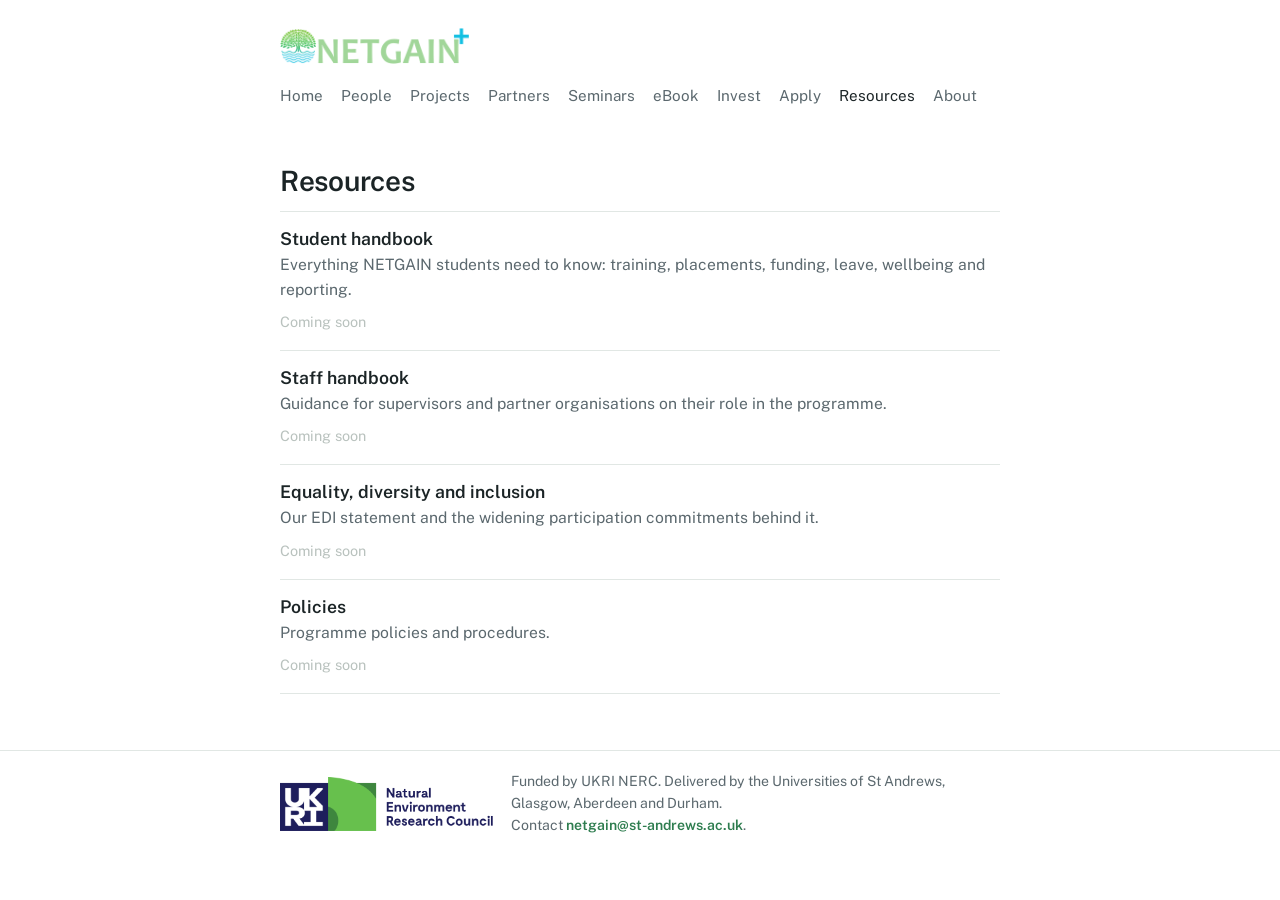
<file: resources.html>
<!doctype html>
<html lang="en-GB">
<head>
<meta charset="utf-8">
<meta name="viewport" content="width=device-width, initial-scale=1">
<title>Resources | NETGAIN</title>
<meta name="description" content="NETGAIN policies, equality, diversity and inclusion statement, and handbooks for students and staff.">
<link rel="icon" type="image/png" sizes="64x64" href="assets/brand/favicon.png">
<link rel="icon" type="image/png" sizes="512x512" href="assets/brand/favicon-512.png">
<link rel="apple-touch-icon" href="assets/brand/apple-touch-icon.png">
<link rel="preconnect" href="https://fonts.googleapis.com">
<link rel="preconnect" href="https://fonts.gstatic.com" crossorigin>
<link href="https://fonts.googleapis.com/css2?family=Public+Sans:wght@400;600&display=swap" rel="stylesheet">
<link rel="stylesheet" href="assets/site.css?v=38">
</head>
<body>

<header class="site-header">
  <div class="wrap">
    <a class="brand" href="/" aria-label="NETGAIN home"><img src="assets/brand/logo_wide_transparent.png" alt="NETGAIN"></a>
    <button class="menu-btn" aria-expanded="false" aria-controls="nav" onclick="const n=document.getElementById('nav');const o=n.classList.toggle('open');this.setAttribute('aria-expanded',o);this.textContent=o?'Close':'Menu';this.parentElement.classList.toggle('open',o)">Menu</button>
    <nav class="nav" id="nav" aria-label="Main">
      <a href="/">Home</a>
      <a href="/people.html">People</a>
      <a href="/projects.html">Projects</a>
      <a href="/partners.html">Partners</a>
      <a href="/seminars.html">Seminars</a>
      <a href="/ebook.html">eBook</a>
      <a href="/invest.html">Invest</a>
      <a href="/apply.html">Apply</a>
      <a href="/resources.html" aria-current="page">Resources</a>
      <a href="/about.html">About</a>
    </nav>
  </div>
</header>

<main class="wrap prose">
  <section class="intro">
    <h1>Resources</h1>
  </section>

  <ul class="resources">
    <li>
      <h2>Student handbook</h2>
      <p>Everything NETGAIN students need to know: training, placements, funding, leave, wellbeing and reporting.</p>
      <span class="dead">Coming soon</span>
    </li>
    <li>
      <h2>Staff handbook</h2>
      <p>Guidance for supervisors and partner organisations on their role in the programme.</p>
      <span class="dead">Coming soon</span>
    </li>
    <li>
      <h2>Equality, diversity and inclusion</h2>
      <p>Our EDI statement and the widening participation commitments behind it.</p>
      <span class="dead">Coming soon</span>
    </li>
    <li>
      <h2>Policies</h2>
      <p>Programme policies and procedures.</p>
      <span class="dead">Coming soon</span>
    </li>
  </ul>
</main>

<footer class="site-footer">
  <div class="wrap">
    <span class="funder"><img src="assets/brand/ukri-nerc.png" alt="UKRI Natural Environment Research Council" onerror="this.remove()"><span>Funded by UKRI NERC. Delivered by the Universities of St Andrews, Glasgow, Aberdeen and Durham.<br>Contact <a class="email" href="mailto:netgain@st-andrews.ac.uk">netgain@st-andrews.ac.uk</a>.</span></span>
  </div>
</footer>

</body>
</html>
</file>
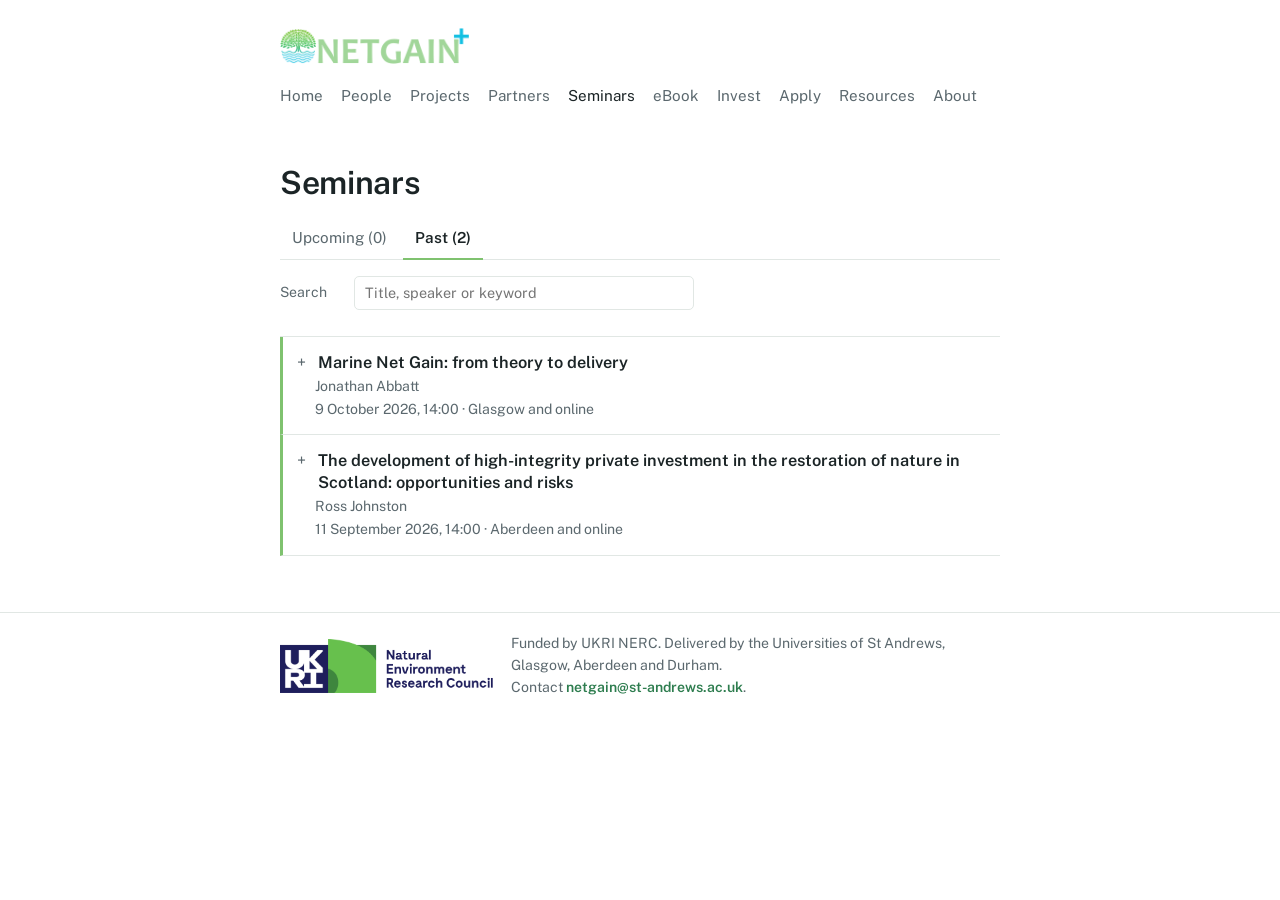
<file: seminars.html>
<!doctype html>
<html lang="en-GB">
<head>
<meta charset="utf-8">
<meta name="viewport" content="width=device-width, initial-scale=1">
<title>Seminars | NETGAIN</title>
<meta name="description" content="The NETGAIN seminar series on the science and practice of nature markets: upcoming talks, abstracts and recordings.">
<link rel="icon" type="image/png" sizes="64x64" href="assets/brand/favicon.png">
<link rel="icon" type="image/png" sizes="512x512" href="assets/brand/favicon-512.png">
<link rel="apple-touch-icon" href="assets/brand/apple-touch-icon.png">
<link rel="preconnect" href="https://fonts.googleapis.com">
<link rel="preconnect" href="https://fonts.gstatic.com" crossorigin>
<link href="https://fonts.googleapis.com/css2?family=Public+Sans:wght@400;600&display=swap" rel="stylesheet">
<link rel="stylesheet" href="assets/site.css?v=38">
</head>
<body>

<header class="site-header">
  <div class="wrap">
    <a class="brand" href="/" aria-label="NETGAIN home"><img src="assets/brand/logo_wide_transparent.png" alt="NETGAIN"></a>
    <button class="menu-btn" aria-expanded="false" aria-controls="nav" onclick="const n=document.getElementById('nav');const o=n.classList.toggle('open');this.setAttribute('aria-expanded',o);this.textContent=o?'Close':'Menu';this.parentElement.classList.toggle('open',o)">Menu</button>
    <nav class="nav" id="nav" aria-label="Main">
      <a href="/">Home</a>
      <a href="/people.html">People</a>
      <a href="/projects.html">Projects</a>
      <a href="/partners.html">Partners</a>
      <a href="/seminars.html" aria-current="page">Seminars</a>
      <a href="/ebook.html">eBook</a>
      <a href="/invest.html">Invest</a>
      <a href="/apply.html">Apply</a>
      <a href="/resources.html">Resources</a>
      <a href="/about.html">About</a>
    </nav>
  </div>
</header>

<main class="wrap">
  <section class="intro">
    <h1>Seminars</h1>
  </section>

  <div class="tabs" role="tablist" aria-label="Upcoming or past">
    <button class="tab" role="tab" data-tab="upcoming" aria-selected="true">Upcoming</button>
    <button class="tab" role="tab" data-tab="past" aria-selected="false">Past</button>
  </div>
  <div class="filters">
    <div class="filter-row"><label class="filter-label" for="search">Search</label><input class="search" id="search" type="search" placeholder="Title, speaker or keyword"></div>
  </div>

  <ul class="projects-list" id="seminar-list"></ul>
</main>

<footer class="site-footer">
  <div class="wrap">
    <span class="funder"><img src="assets/brand/ukri-nerc.png" alt="UKRI Natural Environment Research Council" onerror="this.remove()"><span>Funded by UKRI NERC. Delivered by the Universities of St Andrews, Glasgow, Aberdeen and Durham.<br>Contact <a class="email" href="mailto:netgain@st-andrews.ac.uk">netgain@st-andrews.ac.uk</a>.</span></span>
  </div>
</footer>

<script src="assets/common.js?v=39"></script>
<script src="assets/seminars.js?v=39"></script>
</body>
</html>
</file>
<file: assets/site.css>
:root {
  --ink: #1B2426;
  --ink-2: #5B686E;
  --link: #2E7D4F;
  --deep: #0E3B4A;
  --leaf: #7FC26F;
  --tide: #1BBFE0;
  --line: #E1E7E4;
  --tag: #EEF5EE;
  --paper: #FFFFFF;
  --sans: "Public Sans", system-ui, -apple-system, "Segoe UI", sans-serif;
  --max: 760px;
}

* { box-sizing: border-box; }
html { -webkit-text-size-adjust: 100%; }
body {
  margin: 0;
  font-family: var(--sans);
  font-size: 1.05rem;
  line-height: 1.55;
  color: var(--ink);
  background: var(--paper);
}
a { color: var(--link); text-decoration: none; }
a:hover { text-decoration: underline; text-underline-offset: 3px; }
:focus-visible { outline: 2px solid var(--tide); outline-offset: 2px; }
h1, h2 { font-weight: 600; line-height: 1.2; margin: 0 0 0.5em; }
h1 { font-size: 2rem; letter-spacing: -0.01em; }
h2 { font-size: 1.15rem; margin-top: 2.4em; }
p { margin: 0 0 1em; }

.wrap { max-width: var(--max); margin: 0 auto; padding: 0 20px; }

/* Header */
.site-header .wrap {
  display: flex; align-items: center; justify-content: space-between; gap: 20px; flex-wrap: wrap;
  padding-top: 28px; padding-bottom: 20px;
}
.brand img { display: block; height: 36px; width: auto; }
.nav { display: flex; gap: 18px; font-size: 0.95rem; }
.nav a { color: var(--ink-2); }
.nav a:hover, .nav a[aria-current] { color: var(--ink); }
.menu-btn { display: none; }

@media (max-width: 640px) {
  .site-header .wrap { flex-wrap: nowrap; }
  .menu-btn {
    display: inline-flex; align-items: center; gap: 8px;
    font: inherit; font-size: 0.92rem; font-weight: 600; color: var(--deep);
    background: var(--tag); border: 1px solid var(--line); border-radius: 5px;
    padding: 7px 14px; cursor: pointer;
  }
  .menu-btn[aria-expanded="true"] { background: var(--leaf); border-color: var(--leaf); }
  .nav { display: none; }
  .nav.open {
    display: flex; flex-wrap: wrap; gap: 8px;
    width: 100%; flex-basis: 100%; padding-top: 14px;
  }
  .nav.open a {
    color: var(--ink); background: var(--tag); border-radius: 5px;
    padding: 7px 14px; font-size: 0.92rem;
  }
  .nav.open a[aria-current] { background: var(--leaf); color: var(--deep); }
  .nav.open a:hover { text-decoration: none; background: var(--line); }
  .site-header .wrap.open { flex-wrap: wrap; }
}

/* Intro */
.intro { padding-top: 36px; }
.intro p { max-width: none; }
.intro .quiet { color: var(--ink-2); font-size: 0.98rem; }

/* Latest feed */
.feed { list-style: none; margin: 0; padding: 0; border-top: 1px solid var(--line); }
.feed li { display: grid; grid-template-columns: 96px 1fr auto; gap: 12px 16px; padding: 14px 0; border-bottom: 1px solid var(--line); align-items: baseline; }
.feed time { color: var(--ink-2); font-size: 0.9rem; white-space: nowrap; }
.feed .tag { font-size: 0.78rem; color: var(--deep); background: var(--tag); padding: 2px 8px; border-radius: 3px; white-space: nowrap; justify-self: end; }
.feed .tag.call { background: var(--leaf); color: var(--deep); }
.feed .text { font-size: 1rem; }
.feed .text a::after { content: " \2197"; font-size: 0.85em; color: var(--ink-2); }
.feed .text .meta { color: var(--ink-2); font-size: 0.92rem; }
.more { display: inline-block; margin-top: 14px; font-size: 0.95rem; }

/* Footer */
.site-footer { margin-top: 56px; padding: 20px 0 36px; border-top: 1px solid var(--line); color: var(--ink-2); font-size: 0.88rem; }
.site-footer .wrap { display: flex; justify-content: flex-start; gap: 16px; flex-wrap: wrap; }
.site-footer a { color: var(--ink-2); }

@media (max-width: 560px) {
  .feed li { grid-template-columns: 1fr auto; }
  .feed time { grid-column: 1 / -1; }
}

/* Institution tints: muted versions of each university's colour */
:root {
  --inst-st-andrews: #5B7FAA;
  --inst-glasgow: #C9A227;
  --inst-aberdeen: #B5584B;
  --inst-durham: #7C5E99;
}

/* Filters */
.filters { margin: 8px 0 20px; }
.filter-row { display: flex; align-items: center; gap: 10px; flex-wrap: wrap; padding: 6px 0; }
.filter-label { color: var(--ink-2); font-size: 0.88rem; width: 64px; flex: none; }
.chips { display: flex; flex-wrap: wrap; gap: 6px; }
.chip {
  font: inherit; font-size: 0.86rem; color: var(--ink); cursor: pointer;
  background: var(--tag); border: 1px solid transparent; border-radius: 5px; padding: 4px 11px;
}
.chip:hover { background: var(--line); }
.chip[aria-pressed="true"] { background: var(--leaf); color: var(--deep); }
.chip.inst-st-andrews { box-shadow: inset 3px 0 0 var(--inst-st-andrews); }
.chip.inst-glasgow { box-shadow: inset 3px 0 0 var(--inst-glasgow); }
.chip.inst-aberdeen { box-shadow: inset 3px 0 0 var(--inst-aberdeen); }
.chip.inst-durham { box-shadow: inset 3px 0 0 var(--inst-durham); }
.count { color: var(--ink-2); font-size: 0.88rem; margin: 10px 0 0; }

/* People list */
.people { list-style: none; margin: 0; padding: 0; border-top: 1px solid var(--line); }
.person {
  display: grid; grid-template-columns: 110px 1fr; gap: 20px; align-items: start;
  padding: 18px 0 18px 14px; border-bottom: 1px solid var(--line);
  border-left: 3px solid var(--line);
}
.person.inst-st-andrews { border-left-color: var(--inst-st-andrews); }
.person.inst-glasgow { border-left-color: var(--inst-glasgow); }
.person.inst-aberdeen { border-left-color: var(--inst-aberdeen); }
.person.inst-durham { border-left-color: var(--inst-durham); }
.person img { width: 110px; height: 110px; border-radius: 6px; object-fit: cover; background: var(--tag); }
.person h3 { font-size: 1.05rem; font-weight: 600; margin: 0 0 2px; }
.person .meta { color: var(--ink-2); font-size: 0.88rem; margin: 0 0 6px; line-height: 1.45; }
.person .project { margin: 0 0 4px; font-size: 0.98rem; max-width: none; }
.person .links { margin: 2px 0 0; display: flex; gap: 10px; }
.person .links a, .person .links span { display: inline-flex; width: 20px; height: 20px; color: var(--link); }
.person .links span { color: #C5CDC9; }
.person .links svg { width: 20px; height: 20px; fill: currentColor; }
.person .links a:hover { color: var(--deep); }
@media (max-width: 560px) {
  .person { grid-template-columns: 84px 1fr; gap: 14px; }
  .person img { width: 84px; height: 84px; }
  .filter-label { width: 100%; }
}

/* Projects list */
.search { font: inherit; font-size: 0.9rem; padding: 5px 10px; border: 1px solid var(--line); border-radius: 5px; width: min(100%, 340px); }
.projects-list { list-style: none; margin: 0; padding: 0; border-top: 1px solid var(--line); }
.project-row { padding: 14px 0 14px 14px; border-bottom: 1px solid var(--line); border-left: 3px solid var(--line); --marker: 1.3em; }
.project-row.inst-st-andrews { border-left-color: var(--inst-st-andrews); }
.project-row.inst-glasgow { border-left-color: var(--inst-glasgow); }
.project-row.inst-aberdeen { border-left-color: var(--inst-aberdeen); }
.project-row.inst-durham { border-left-color: var(--inst-durham); }
.project-toggle { display: block; width: 100%; text-align: left; font: inherit; background: none; border: 0; padding: 0; cursor: pointer; color: inherit; }
.project-title { display: grid; grid-template-columns: var(--marker) 1fr; font-weight: 600; font-size: 1.02rem; line-height: 1.35; }
.project-title::before { content: "+"; color: var(--ink-2); font-weight: 400; }
.project-toggle[aria-expanded="true"] .project-title::before { content: "\2212"; }
.project-toggle:hover .project-title { color: var(--link); }
.project-team { display: block; color: var(--ink-2); font-size: 0.88rem; margin: 3px 0 0 var(--marker); }
.project-where { display: block; color: var(--ink-2); font-size: 0.88rem; margin: 1px 0 0 var(--marker); }
.partners { display: flex; flex-wrap: wrap; gap: 6px 16px; align-items: center; margin: 12px 0 0; font-size: 0.86rem; color: var(--ink-2); }
.partner img { height: 44px; width: auto; max-width: 200px; object-fit: contain; display: block; }

.project-summary { margin: 10px 0 2px var(--marker); max-width: none; font-size: 0.98rem; }
.project-summary p { margin: 0; }

/* Partners */
.tier { margin-top: 8px; }
.tier h2 { margin-top: 2em; }
.tier .quiet { color: var(--ink-2); font-size: 0.95rem; max-width: none; }
.logo-grid { list-style: none; margin: 14px 0 0; padding: 0; display: grid; grid-template-columns: repeat(4, 1fr); gap: 18px 16px; }
.logo-grid a, .logo-grid .nolink { display: block; text-decoration: none; color: var(--ink-2); }
.logo-box { display: flex; align-items: center; justify-content: center; height: 72px; border: 1px solid var(--line); border-radius: 6px; padding: 10px; background: var(--paper); }
.logo-box img { max-height: 100%; max-width: 100%; object-fit: contain; }
.logo-box img.placeholder { opacity: 0.35; max-height: 44px; }
.logo-name { display: block; font-size: 0.82rem; line-height: 1.3; margin-top: 6px; text-align: center; }
.logo-grid a:hover .logo-box { border-color: var(--leaf); }
.logo-grid a:hover .logo-name { color: var(--link); }
@media (max-width: 560px) { .logo-grid { grid-template-columns: repeat(3, 1fr); gap: 14px 10px; } .logo-box { height: 60px; } }

/* Tabs and seminars */
.tabs { display: flex; gap: 4px; border-bottom: 1px solid var(--line); margin: 4px 0 10px; }
.tab { font: inherit; font-size: 0.95rem; background: none; border: 0; border-bottom: 2px solid transparent; padding: 8px 12px; margin-bottom: -1px; color: var(--ink-2); cursor: pointer; }
.tab[aria-selected="true"] { color: var(--ink); border-bottom-color: var(--leaf); font-weight: 600; }
.tab:hover { color: var(--ink); }
.seminar-row { border-left-color: var(--leaf); }
.seminar-links { margin-top: 10px !important; font-size: 0.92rem; }
.seminar-links .dead { color: #B9C2BE; }
.empty { padding: 18px 0; color: var(--ink-2); font-size: 0.95rem; }

/* Prose pages */
.prose h1 { font-size: 1.75rem; max-width: 26ch; }
.prose h2 { font-size: 1.2rem; margin-top: 2.2em; }
.prose h3 { font-size: 1.02rem; font-weight: 600; margin: 1.6em 0 0.4em; }
.prose p { max-width: none; }
.facts { list-style: none; margin: 12px 0 0; padding: 12px 0; border-top: 1px solid var(--line); border-bottom: 1px solid var(--line); display: grid; grid-template-columns: repeat(4, 1fr); gap: 12px; font-size: 0.9rem; color: var(--ink-2); line-height: 1.35; }
.facts b { display: block; font-size: 1.4rem; font-weight: 600; color: var(--ink); }
.defs { margin: 0.6em 0 0; max-width: none; }
.defs dt { font-weight: 600; margin-top: 0.9em; }
.defs dd { margin: 0.15em 0 0; color: var(--ink-2); font-size: 0.98rem; }
.defs .cost { display: block; margin-top: 4px; color: var(--link); font-size: 0.92rem; }
.prose blockquote { margin: 1.4em 0 0; padding-left: 14px; border-left: 3px solid var(--leaf); max-width: none; }
.prose blockquote cite { display: block; font-style: normal; color: var(--ink-2); font-size: 0.88rem; margin-top: 4px; }
@media (max-width: 560px) { .facts { grid-template-columns: repeat(2, 1fr); } }

/* Folds */
.defs.invest dt { font-size: 1.05rem; margin-top: 1.2em; }
.defs.invest dd { color: var(--ink); }
.fold { border-top: 1px solid var(--line); margin-top: 1.6em; max-width: none; }
.fold:last-of-type { border-bottom: 1px solid var(--line); }
.fold summary { cursor: pointer; font-weight: 600; padding: 12px 0; list-style: none; display: grid; grid-template-columns: 1.3em 1fr; }
.fold summary::-webkit-details-marker { display: none; }
.fold summary::before { content: "+"; color: var(--ink-2); font-weight: 400; }
.fold[open] summary::before { content: "\2212"; }
.fold summary:hover { color: var(--link); }
.fold > :not(summary) { margin-left: 1.3em; }
.fold > p, .fold > dl, .fold > blockquote { margin-bottom: 1em; }
.fold .defs { margin-top: 0; }
.person img.placeholder { opacity: 0.3; object-fit: contain; padding: 10px; }
.prose .person h3 { margin: 0 0 2px; font-size: 1.05rem; }
.prose .person p { max-width: none; }

/* Invest options */
.options { list-style: none; margin: 8px 0 0; padding: 0; display: grid; gap: 14px; max-width: none; }
.options li { border: 1px solid var(--line); border-left: 3px solid var(--leaf); border-radius: 6px; padding: 16px 18px 14px; background: var(--paper); }
.prose .options h2 { margin: 0 0 6px; font-size: 1.1rem; }
.prose .options p { margin: 0 0 10px; font-size: 0.98rem; color: var(--ink); }
.option-link { font-size: 0.92rem; font-weight: 600; }

/* Apply */
.panel { padding-top: 6px; }
.prose .panel h2 { margin-top: 1.2em; }
.plain { margin: 0 0 1em; padding-left: 1.2em; max-width: none; }
.plain li { margin-bottom: 4px; }
.tabs { flex-wrap: wrap; }
.btn { display: inline-block; background: var(--canopy, #2E7D4F); color: #fff; font-weight: 600; font-size: 0.95rem; padding: 10px 18px; border-radius: 6px; text-decoration: none; }
.btn:hover { background: var(--deep); color: #fff; text-decoration: none; }
.prose .options p:has(.btn) { margin: 12px 0 10px; }

/* Resources */
.resources { list-style: none; margin: 8px 0 0; padding: 0; max-width: none; border-top: 1px solid var(--line); }
.resources li { padding: 16px 0; border-bottom: 1px solid var(--line); }
.prose .resources h2 { margin: 0 0 4px; font-size: 1.1rem; }
.prose .resources p { margin: 0 0 6px; color: var(--ink-2); font-size: 0.98rem; }
.resources .dead { color: #B9C2BE; font-size: 0.9rem; }
.funder { display: flex; align-items: center; gap: 18px; }
.funder img { height: 54px; width: auto; display: block; flex: none; }
.funder > span { max-width: none; }
.site-footer a.email { color: var(--link); font-weight: 600; }
.site-footer a.email:hover { color: var(--deep); }
@media (max-width: 560px) { .funder img { height: 46px; } }
.ebook-row { border-left-color: var(--tide); }
.doi { color: var(--ink-2); }
.cover-intro { display: flex; gap: 28px; align-items: center; margin-top: 6px; }
.cover-intro > div > p:last-child { margin-bottom: 0; }
.cover { flex: none; width: 200px; }
.cover img { width: 100%; height: auto; display: block; border: 1px solid var(--line); border-radius: 4px; box-shadow: 0 2px 8px rgba(0,0,0,0.08); }
@media (max-width: 560px) { .cover-intro { flex-direction: column; gap: 16px; } .cover { width: 130px; } }

/* People lightbox */
.open-person { font: inherit; background: none; border: 0; padding: 0; cursor: pointer; color: inherit; text-align: left; }
.open-person img { display: block; }
.open-person:hover img { outline: 2px solid var(--leaf); outline-offset: 2px; }
.bio-btn { font-size: 0.82rem; font-weight: 400; color: var(--link); margin-left: 6px; vertical-align: middle; border: 1px solid var(--line); border-radius: 4px; padding: 1px 7px; }
.bio-btn:hover { background: var(--tag); color: var(--deep); }
.lightbox { position: fixed; inset: 0; background: rgba(20, 30, 32, 0.55); display: flex; align-items: center; justify-content: center; padding: 20px; z-index: 50; }
.lightbox[hidden] { display: none; }
.lightbox-panel { position: relative; background: var(--paper); border-radius: 8px; max-width: 720px; width: 100%; max-height: 90vh; overflow: auto; padding: 28px; box-shadow: 0 10px 40px rgba(0,0,0,0.25); }
.lightbox-close { position: absolute; top: 10px; right: 12px; font: inherit; font-size: 1.6rem; line-height: 1; background: none; border: 0; color: var(--ink-2); cursor: pointer; padding: 4px 8px; }
.lightbox-close:hover { color: var(--ink); }
.lightbox-body { display: grid; grid-template-columns: 180px 1fr; gap: 24px; align-items: start; }
.lightbox-body img { width: 180px; height: 180px; object-fit: cover; border-radius: 6px; background: var(--tag); }
.lightbox-body h2 { margin: 0 0 6px; font-size: 1.35rem; }
.lightbox-body .meta { color: var(--ink-2); font-size: 0.92rem; margin: 0 0 10px; line-height: 1.45; }
.lightbox-body .project { font-weight: 600; margin: 0 0 10px; }
.lightbox-body .bio { margin: 0 0 12px; font-size: 0.98rem; }
.lightbox-body .links { margin: 0; display: flex; gap: 10px; }
.lightbox-body .links a, .lightbox-body .links span { display: inline-flex; width: 22px; height: 22px; color: var(--link); }
.lightbox-body .links span { color: #C5CDC9; }
.lightbox-body .links svg { width: 22px; height: 22px; fill: currentColor; }
@media (max-width: 560px) {
  .lightbox-body { grid-template-columns: 1fr; }
  .lightbox-body img { width: 120px; height: 120px; }
  .lightbox-panel { padding: 22px 18px; }
}

.pronouns { font-weight: 400; font-size: 0.82rem; color: var(--ink-2); margin-left: 4px; }
.lightbox-body img.placeholder { opacity: 0.3; object-fit: contain; padding: 20px; }

.logo-text { font-weight: 600; color: var(--ink-2); text-align: center; font-size: 0.95rem; line-height: 1.3; padding: 0 6px; }

/* Team rows: small university logo on the right */
#team-list { display: grid; grid-template-columns: 1fr 1fr; gap: 0 20px; border-top: 0; }
#team-list .person { grid-template-columns: 84px 1fr; padding: 16px 0 16px 12px; border-top: 1px solid var(--line); border-bottom: 0; position: relative; }
#team-list .person img:not(.uni-logo) { width: 84px; height: 84px; }
#team-list .person h3 { font-size: 1rem; }
#team-list .person img.uni-logo { display: none;  position: absolute; right: 0; top: 16px; width: auto; height: 22px; max-width: 96px; border-radius: 0; object-fit: contain; background: none; opacity: 0.8; }
@media (max-width: 640px) { #team-list { grid-template-columns: 1fr; } .uni-logo { display: none; } }

/* About: core ideas */
.ideas { list-style: none; margin: 20px 0 0; padding: 0; display: grid; grid-template-columns: 1fr 1fr; gap: 14px; }
.idea { border: 1px solid var(--line); border-left-width: 4px; border-radius: 6px; padding: 16px 16px 14px; background: var(--paper); }
.idea.c1 { border-left-color: var(--leaf); }
.idea.c2 { border-left-color: var(--tide); }
.idea.c3 { border-left-color: var(--canopy, #2E7D4F); }
.idea.c4 { border-left-color: var(--deep); }
.idea svg { width: 28px; height: 28px; fill: none; stroke: var(--deep); stroke-width: 1.6; stroke-linecap: round; stroke-linejoin: round; display: block; margin-bottom: 10px; opacity: 0.85; }
.prose .idea h3 { margin: 0 0 4px; font-size: 1.02rem; }
.prose .idea p { margin: 0; font-size: 0.95rem; color: var(--ink-2); }
@media (max-width: 560px) { .ideas { grid-template-columns: 1fr; } }

.affil { font-weight: 600; }
.inst-st-andrews .affil { color: var(--inst-st-andrews); }
.inst-glasgow .affil { color: var(--inst-glasgow); }
.inst-aberdeen .affil { color: var(--inst-aberdeen); }
.inst-durham .affil { color: var(--inst-durham); }
</file>
